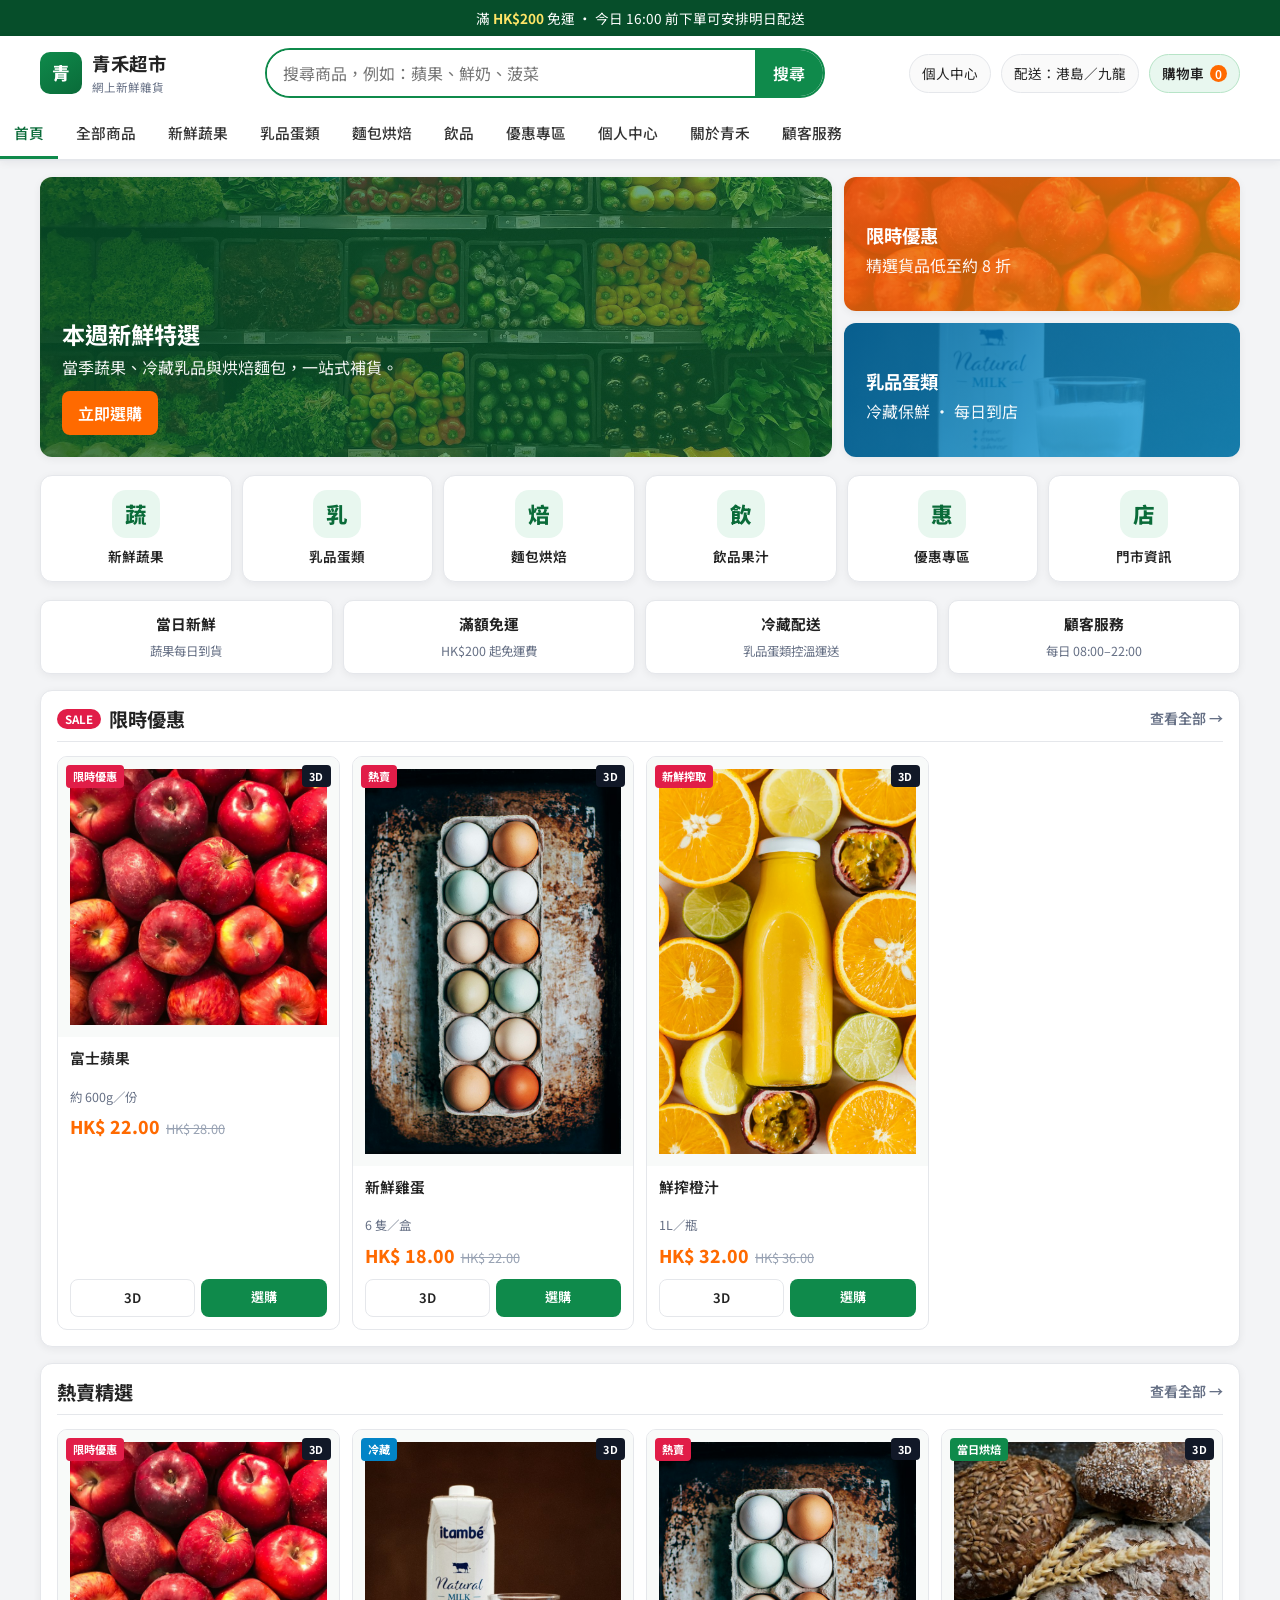
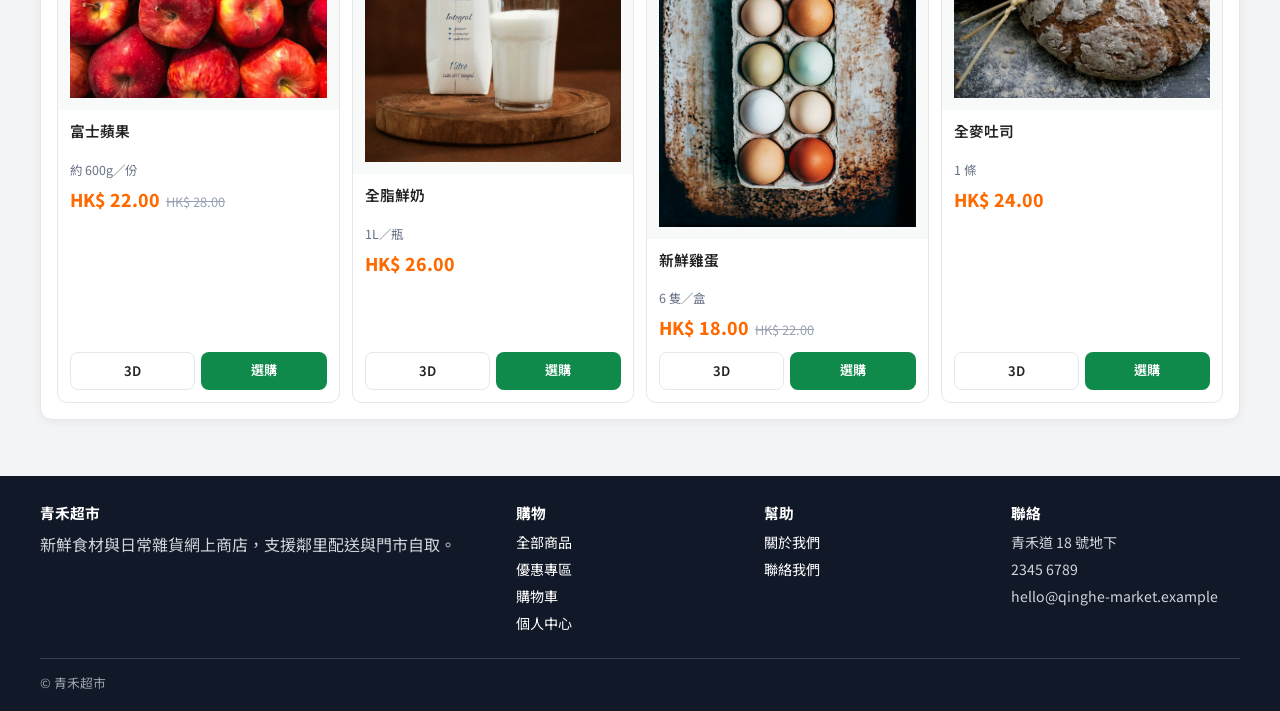
<file: index.html>
<!DOCTYPE html>
<html lang="zh-Hant">
<head>
  <meta charset="UTF-8">
  <meta name="viewport" content="width=device-width, initial-scale=1">
  <meta name="description" content="青禾超市網上商店 — 新鮮蔬果、乳品與日常食材">
  <title>青禾超市｜網上商店</title>
  <link rel="stylesheet" href="css/style.css">
</head>
<body>
  <div class="topbar">滿 <strong>HK$200</strong> 免運 · 今日 16:00 前下單可安排明日配送</div>

  <header class="site-header">
    <div class="wrap header-main">
      <a class="brand" href="index.html">
        <span class="brand-mark">青</span>
        <span class="brand-text">
          <strong>青禾超市</strong>
          <span>網上新鮮雜貨</span>
        </span>
      </a>

      <form class="search-box" id="site-search" role="search">
        <input id="search-q" type="search" name="q" placeholder="搜尋商品，例如：蘋果、鮮奶、菠菜" autocomplete="off">
        <button type="submit">搜尋</button>
      </form>

      <div class="header-actions">
        <a class="loc-chip" href="account.html">個人中心</a>
        <span class="loc-chip" title="配送區域">配送：港島／九龍</span>
        <a class="cart-chip" href="cart.html">購物車 <span class="count" data-cart-count>0</span></a>
        <button type="button" class="menu-toggle" id="menu-toggle" aria-controls="cat-nav">分類</button>
      </div>
    </div>

    <nav class="cat-nav" id="cat-nav" aria-label="商品分類">
      <ul class="wrap cat-nav-inner">
        <li><a href="index.html" class="active">首頁</a></li>
        <li><a href="products.html" data-cat="all">全部商品</a></li>
        <li><a href="products.html?cat=produce" data-cat="produce">新鮮蔬果</a></li>
        <li><a href="products.html?cat=dairy" data-cat="dairy">乳品蛋類</a></li>
        <li><a href="products.html?cat=bakery" data-cat="bakery">麵包烘焙</a></li>
        <li><a href="products.html?cat=drinks" data-cat="drinks">飲品</a></li>
        <li><a href="products.html?deals=1" data-cat="deals">優惠專區</a></li>
        <li><a href="account.html">個人中心</a></li>
        <li><a href="about.html">關於青禾</a></li>
        <li><a href="contact.html">顧客服務</a></li>
      </ul>
    </nav>
  </header>

  <main>
    <div class="wrap">
      <section class="promo-grid" aria-label="推廣橫幅">
        <div class="banner main">
          <div>
            <h2>本週新鮮特選</h2>
            <p>當季蔬果、冷藏乳品與烘焙麵包，一站式補貨。</p>
            <a class="btn btn-accent" href="products.html">立即選購</a>
          </div>
        </div>
        <div class="banner-stack">
          <a class="banner side-a" href="products.html?deals=1">
            <div>
              <h2 style="font-size:1.15rem;">限時優惠</h2>
              <p>精選貨品低至約 8 折</p>
            </div>
          </a>
          <a class="banner side-b" href="products.html?cat=dairy">
            <div>
              <h2 style="font-size:1.15rem;">乳品蛋類</h2>
              <p>冷藏保鮮 · 每日到店</p>
            </div>
          </a>
        </div>
      </section>

      <section class="cat-shortcuts" aria-label="快捷分類">
        <a class="cat-card" href="products.html?cat=produce">
          <div class="cat-icon">蔬</div>
          <span>新鮮蔬果</span>
        </a>
        <a class="cat-card" href="products.html?cat=dairy">
          <div class="cat-icon">乳</div>
          <span>乳品蛋類</span>
        </a>
        <a class="cat-card" href="products.html?cat=bakery">
          <div class="cat-icon">焙</div>
          <span>麵包烘焙</span>
        </a>
        <a class="cat-card" href="products.html?cat=drinks">
          <div class="cat-icon">飲</div>
          <span>飲品果汁</span>
        </a>
        <a class="cat-card" href="products.html?deals=1">
          <div class="cat-icon">惠</div>
          <span>優惠專區</span>
        </a>
        <a class="cat-card" href="about.html">
          <div class="cat-icon">店</div>
          <span>門市資訊</span>
        </a>
      </section>

      <section class="trust-strip" aria-label="服務承諾">
        <div class="trust-item"><strong>當日新鮮</strong><span>蔬果每日到貨</span></div>
        <div class="trust-item"><strong>滿額免運</strong><span>HK$200 起免運費</span></div>
        <div class="trust-item"><strong>冷藏配送</strong><span>乳品蛋類控溫運送</span></div>
        <div class="trust-item"><strong>顧客服務</strong><span>每日 08:00–22:00</span></div>
      </section>

      <section class="section">
        <div class="section-head">
          <h2><span class="tag">SALE</span> 限時優惠</h2>
          <a href="products.html?deals=1">查看全部 →</a>
        </div>
        <div class="product-grid" id="home-deals"></div>
      </section>

      <section class="section">
        <div class="section-head">
          <h2>熱賣精選</h2>
          <a href="products.html">查看全部 →</a>
        </div>
        <div class="product-grid" id="home-best"></div>
      </section>
    </div>
  </main>

  <footer class="site-footer">
    <div class="wrap footer-grid">
      <div>
        <h3>青禾超市</h3>
        <p>新鮮食材與日常雜貨網上商店，支援鄰里配送與門市自取。</p>
      </div>
      <div>
        <h3>購物</h3>
        <ul>
          <li><a href="products.html">全部商品</a></li>
          <li><a href="products.html?deals=1">優惠專區</a></li>
          <li><a href="cart.html">購物車</a></li>
          <li><a href="account.html">個人中心</a></li>
        </ul>
      </div>
      <div>
        <h3>幫助</h3>
        <ul>
          <li><a href="about.html">關於我們</a></li>
          <li><a href="contact.html">聯絡我們</a></li>
        </ul>
      </div>
      <div>
        <h3>聯絡</h3>
        <ul>
          <li>青禾道 18 號地下</li>
          <li>2345 6789</li>
          <li>hello@qinghe-market.example</li>
        </ul>
      </div>
    </div>
    <div class="wrap credits">© 青禾超市</div>
  </footer>

  <script src="js/main.js"></script>
  <script src="js/products-data.js"></script>
  <script src="js/catalog-ui.js"></script>
</body>
</html>
</file>
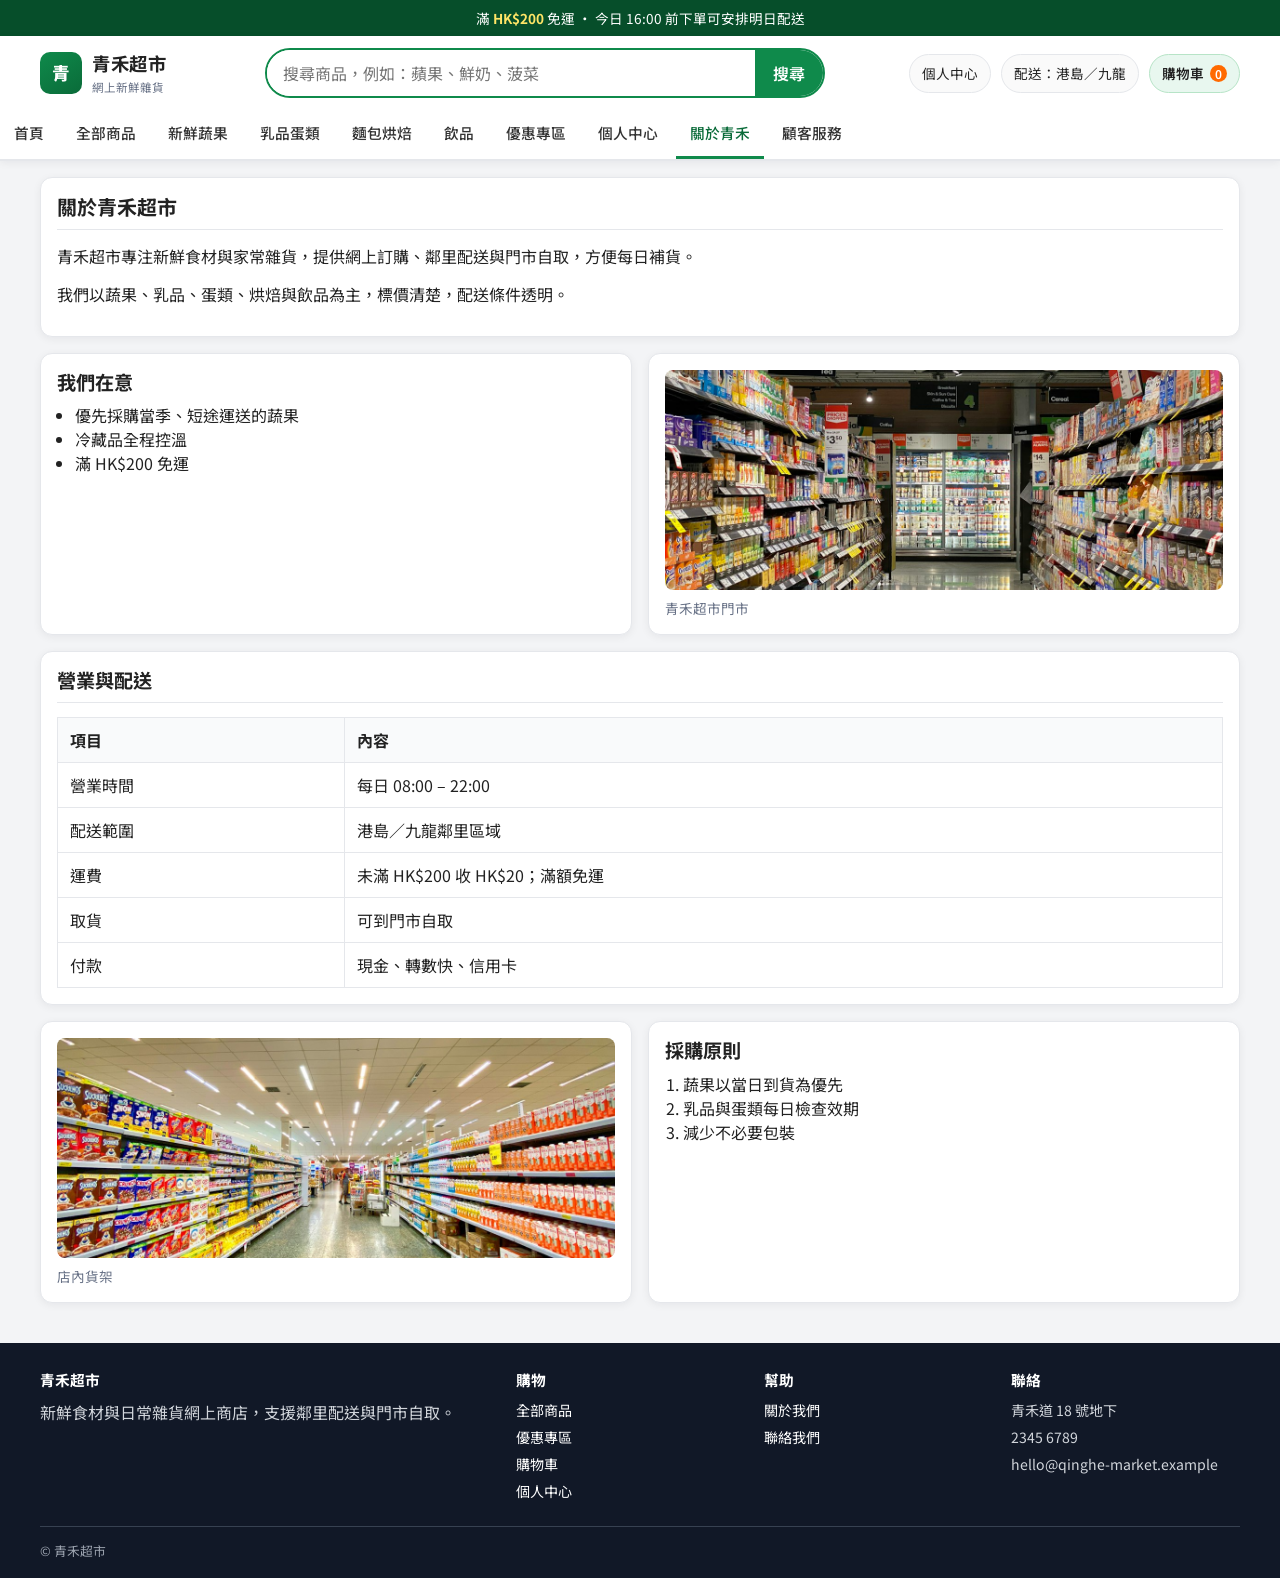
<file: about.html>
<!DOCTYPE html>
<html lang="zh-Hant">
<head>
  <meta charset="UTF-8">
  <meta name="viewport" content="width=device-width, initial-scale=1">
  <meta name="description" content="關於青禾超市">
  <title>青禾超市｜關於我們</title>
  <link rel="stylesheet" href="css/style.css">
</head>
<body>
  <div class="topbar">滿 <strong>HK$200</strong> 免運 · 今日 16:00 前下單可安排明日配送</div>

  <header class="site-header">
    <div class="wrap header-main">
      <a class="brand" href="index.html">
        <span class="brand-mark">青</span>
        <span class="brand-text">
          <strong>青禾超市</strong>
          <span>網上新鮮雜貨</span>
        </span>
      </a>
      <form class="search-box" id="site-search" role="search">
        <input id="search-q" type="search" name="q" placeholder="搜尋商品，例如：蘋果、鮮奶、菠菜" autocomplete="off">
        <button type="submit">搜尋</button>
      </form>
      <div class="header-actions">
        <a class="loc-chip" href="account.html">個人中心</a>
        <span class="loc-chip">配送：港島／九龍</span>
        <a class="cart-chip" href="cart.html">購物車 <span class="count" data-cart-count>0</span></a>
        <button type="button" class="menu-toggle" id="menu-toggle" aria-controls="cat-nav">分類</button>
      </div>
    </div>
    <nav class="cat-nav" id="cat-nav" aria-label="商品分類">
      <ul class="wrap cat-nav-inner">
        <li><a href="index.html">首頁</a></li>
        <li><a href="products.html" data-cat="all">全部商品</a></li>
        <li><a href="products.html?cat=produce" data-cat="produce">新鮮蔬果</a></li>
        <li><a href="products.html?cat=dairy" data-cat="dairy">乳品蛋類</a></li>
        <li><a href="products.html?cat=bakery" data-cat="bakery">麵包烘焙</a></li>
        <li><a href="products.html?cat=drinks" data-cat="drinks">飲品</a></li>
        <li><a href="products.html?deals=1" data-cat="deals">優惠專區</a></li>
        <li><a href="account.html">個人中心</a></li>
        <li><a href="about.html" class="active">關於青禾</a></li>
        <li><a href="contact.html">顧客服務</a></li>
      </ul>
    </nav>
  </header>

  <main>
    <div class="wrap">
      <section class="section">
        <div class="section-head"><h1 style="margin:0;font-size:1.25rem;">關於青禾超市</h1></div>
        <p>青禾超市專注新鮮食材與家常雜貨，提供網上訂購、鄰里配送與門市自取，方便每日補貨。</p>
        <p>我們以蔬果、乳品、蛋類、烘焙與飲品為主，標價清楚，配送條件透明。</p>
      </section>

      <section class="grid-2">
        <article class="section" style="margin:0;">
          <h2>我們在意</h2>
          <ul>
            <li>優先採購當季、短途運送的蔬果</li>
            <li>冷藏品全程控溫</li>
            <li>滿 HK$200 免運</li>
          </ul>
        </article>
        <figure class="section" style="margin:0;">
          <img src="images/store.jpg" width="640" height="360" alt="青禾超市門市" style="border-radius:8px;width:100%;height:220px;object-fit:cover;">
          <figcaption class="small" style="margin-top:8px;">青禾超市門市</figcaption>
        </figure>
      </section>

      <section class="section" style="margin-top:16px;">
        <div class="section-head"><h2>營業與配送</h2></div>
        <table class="data">
          <thead>
            <tr><th>項目</th><th>內容</th></tr>
          </thead>
          <tbody>
            <tr><td>營業時間</td><td>每日 08:00 – 22:00</td></tr>
            <tr><td>配送範圍</td><td>港島／九龍鄰里區域</td></tr>
            <tr><td>運費</td><td>未滿 HK$200 收 HK$20；滿額免運</td></tr>
            <tr><td>取貨</td><td>可到門市自取</td></tr>
            <tr><td>付款</td><td>現金、轉數快、信用卡</td></tr>
          </tbody>
        </table>
      </section>

      <section class="grid-2">
        <figure class="section" style="margin:0;">
          <img src="images/aisle.jpg" width="640" height="360" alt="超市貨架" style="border-radius:8px;width:100%;height:220px;object-fit:cover;">
          <figcaption class="small" style="margin-top:8px;">店內貨架</figcaption>
        </figure>
        <article class="section" style="margin:0;">
          <h2>採購原則</h2>
          <ol>
            <li>蔬果以當日到貨為優先</li>
            <li>乳品與蛋類每日檢查效期</li>
            <li>減少不必要包裝</li>
          </ol>
        </article>
      </section>
    </div>
  </main>

  <footer class="site-footer">
    <div class="wrap footer-grid">
      <div>
        <h3>青禾超市</h3>
        <p>新鮮食材與日常雜貨網上商店，支援鄰里配送與門市自取。</p>
      </div>
      <div>
        <h3>購物</h3>
        <ul>
          <li><a href="products.html">全部商品</a></li>
          <li><a href="products.html?deals=1">優惠專區</a></li>
          <li><a href="cart.html">購物車</a></li>
          <li><a href="account.html">個人中心</a></li>
        </ul>
      </div>
      <div>
        <h3>幫助</h3>
        <ul>
          <li><a href="about.html">關於我們</a></li>
          <li><a href="contact.html">聯絡我們</a></li>
        </ul>
      </div>
      <div>
        <h3>聯絡</h3>
        <ul>
          <li>青禾道 18 號地下</li>
          <li>2345 6789</li>
          <li>hello@qinghe-market.example</li>
        </ul>
      </div>
    </div>
    <div class="wrap credits">© 青禾超市</div>
  </footer>

  <script src="js/main.js"></script>
</body>
</html>
</file>
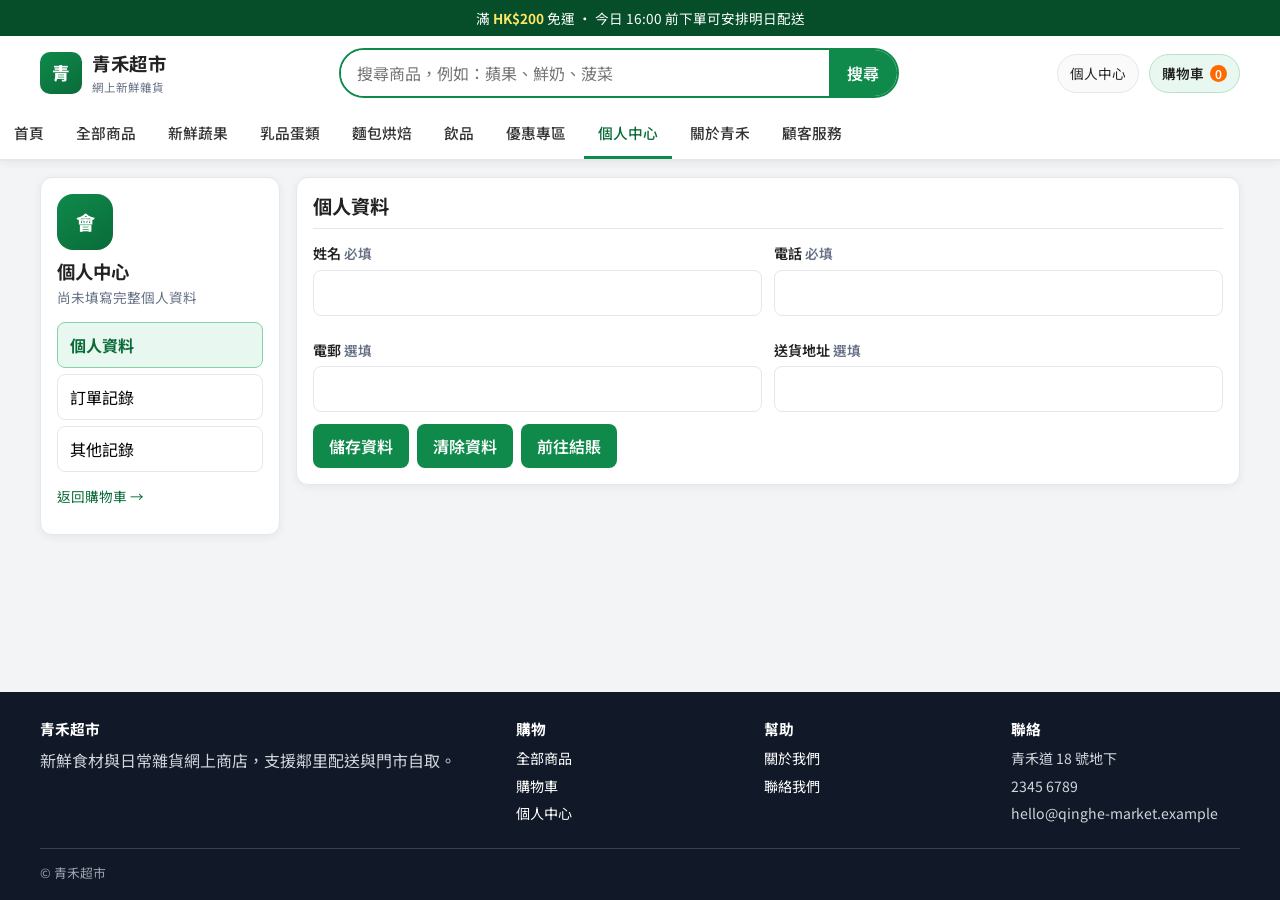
<file: account.html>
<!DOCTYPE html>
<html lang="zh-Hant">
<head>
  <meta charset="UTF-8">
  <meta name="viewport" content="width=device-width, initial-scale=1">
  <meta name="description" content="青禾超市個人中心">
  <title>青禾超市｜個人中心</title>
  <link rel="stylesheet" href="css/style.css">
</head>
<body>
  <div class="topbar">滿 <strong>HK$200</strong> 免運 · 今日 16:00 前下單可安排明日配送</div>

  <header class="site-header">
    <div class="wrap header-main">
      <a class="brand" href="index.html">
        <span class="brand-mark">青</span>
        <span class="brand-text">
          <strong>青禾超市</strong>
          <span>網上新鮮雜貨</span>
        </span>
      </a>
      <form class="search-box" id="site-search" role="search">
        <input id="search-q" type="search" name="q" placeholder="搜尋商品，例如：蘋果、鮮奶、菠菜" autocomplete="off">
        <button type="submit">搜尋</button>
      </form>
      <div class="header-actions">
        <a class="loc-chip" href="account.html">個人中心</a>
        <a class="cart-chip" href="cart.html">購物車 <span class="count" data-cart-count>0</span></a>
        <button type="button" class="menu-toggle" id="menu-toggle" aria-controls="cat-nav">分類</button>
      </div>
    </div>
    <nav class="cat-nav" id="cat-nav" aria-label="商品分類">
      <ul class="wrap cat-nav-inner">
        <li><a href="index.html">首頁</a></li>
        <li><a href="products.html" data-cat="all">全部商品</a></li>
        <li><a href="products.html?cat=produce" data-cat="produce">新鮮蔬果</a></li>
        <li><a href="products.html?cat=dairy" data-cat="dairy">乳品蛋類</a></li>
        <li><a href="products.html?cat=bakery" data-cat="bakery">麵包烘焙</a></li>
        <li><a href="products.html?cat=drinks" data-cat="drinks">飲品</a></li>
        <li><a href="products.html?deals=1" data-cat="deals">優惠專區</a></li>
        <li><a href="account.html" class="active">個人中心</a></li>
        <li><a href="about.html">關於青禾</a></li>
        <li><a href="contact.html">顧客服務</a></li>
      </ul>
    </nav>
  </header>

  <main>
    <div class="wrap">
      <div id="account-banner" class="msg warn" hidden></div>

      <section class="account-layout">
        <aside class="section account-side">
          <div class="account-avatar" aria-hidden="true">會</div>
          <h1 style="font-size:1.15rem;margin:0 0 4px;">個人中心</h1>
          <p class="small" id="account-hello">尚未填寫個人資料</p>
          <nav class="account-tabs" aria-label="個人中心選單">
            <button type="button" class="account-tab active" data-tab="profile">個人資料</button>
            <button type="button" class="account-tab" data-tab="orders">訂單記錄</button>
            <button type="button" class="account-tab" data-tab="activity">其他記錄</button>
          </nav>
          <p class="small" style="margin-top:14px;"><a href="cart.html">返回購物車 →</a></p>
        </aside>

        <div class="account-main">
          <section class="section account-panel" id="tab-profile">
            <div class="section-head"><h2>個人資料</h2></div>
            <div id="profile-msg" class="msg" hidden></div>
            <form id="profile-form">
              <div class="grid-2" style="gap:12px;">
                <div class="form-row">
                  <label for="pf-name">姓名 <span class="small">必填</span></label>
                  <input type="text" id="pf-name" maxlength="40" autocomplete="name" required>
                </div>
                <div class="form-row">
                  <label for="pf-phone">電話 <span class="small">必填</span></label>
                  <input type="tel" id="pf-phone" maxlength="20" autocomplete="tel" required>
                </div>
                <div class="form-row">
                  <label for="pf-email">電郵 <span class="small">選填</span></label>
                  <input type="email" id="pf-email" maxlength="80" autocomplete="email">
                </div>
                <div class="form-row">
                  <label for="pf-address">送貨地址 <span class="small">選填</span></label>
                  <input type="text" id="pf-address" maxlength="120" autocomplete="street-address">
                </div>
              </div>
              <div class="form-actions">
                <button type="submit" class="btn btn-accent">儲存資料</button>
                <button type="button" class="btn btn-ghost" id="btn-clear-profile">清除資料</button>
                <a class="btn" id="btn-go-checkout" href="checkout.html" hidden>前往結賬</a>
              </div>
            </form>
          </section>

          <section class="section account-panel" id="tab-orders" hidden>
            <div class="section-head"><h2>訂單記錄</h2></div>
            <div id="orders-empty" class="small">暫時沒有訂單。<a href="products.html">去選購</a></div>
            <div id="orders-list"></div>
          </section>

          <section class="section account-panel" id="tab-activity" hidden>
            <div class="section-head"><h2>其他記錄</h2></div>
            <div id="activity-empty" class="small">尚無記錄。</div>
            <ul id="activity-list" class="activity-list"></ul>
          </section>
        </div>
      </section>
    </div>
  </main>

  <footer class="site-footer">
    <div class="wrap footer-grid">
      <div>
        <h3>青禾超市</h3>
        <p>新鮮食材與日常雜貨網上商店，支援鄰里配送與門市自取。</p>
      </div>
      <div>
        <h3>購物</h3>
        <ul>
          <li><a href="products.html">全部商品</a></li>
          <li><a href="cart.html">購物車</a></li>
          <li><a href="account.html">個人中心</a></li>
        </ul>
      </div>
      <div>
        <h3>幫助</h3>
        <ul>
          <li><a href="about.html">關於我們</a></li>
          <li><a href="contact.html">聯絡我們</a></li>
        </ul>
      </div>
      <div>
        <h3>聯絡</h3>
        <ul>
          <li>青禾道 18 號地下</li>
          <li>2345 6789</li>
          <li>hello@qinghe-market.example</li>
        </ul>
      </div>
    </div>
    <div class="wrap credits">© 青禾超市</div>
  </footer>

  <script src="js/main.js"></script>
  <script src="js/account.js"></script>
</body>
</html>
</file>
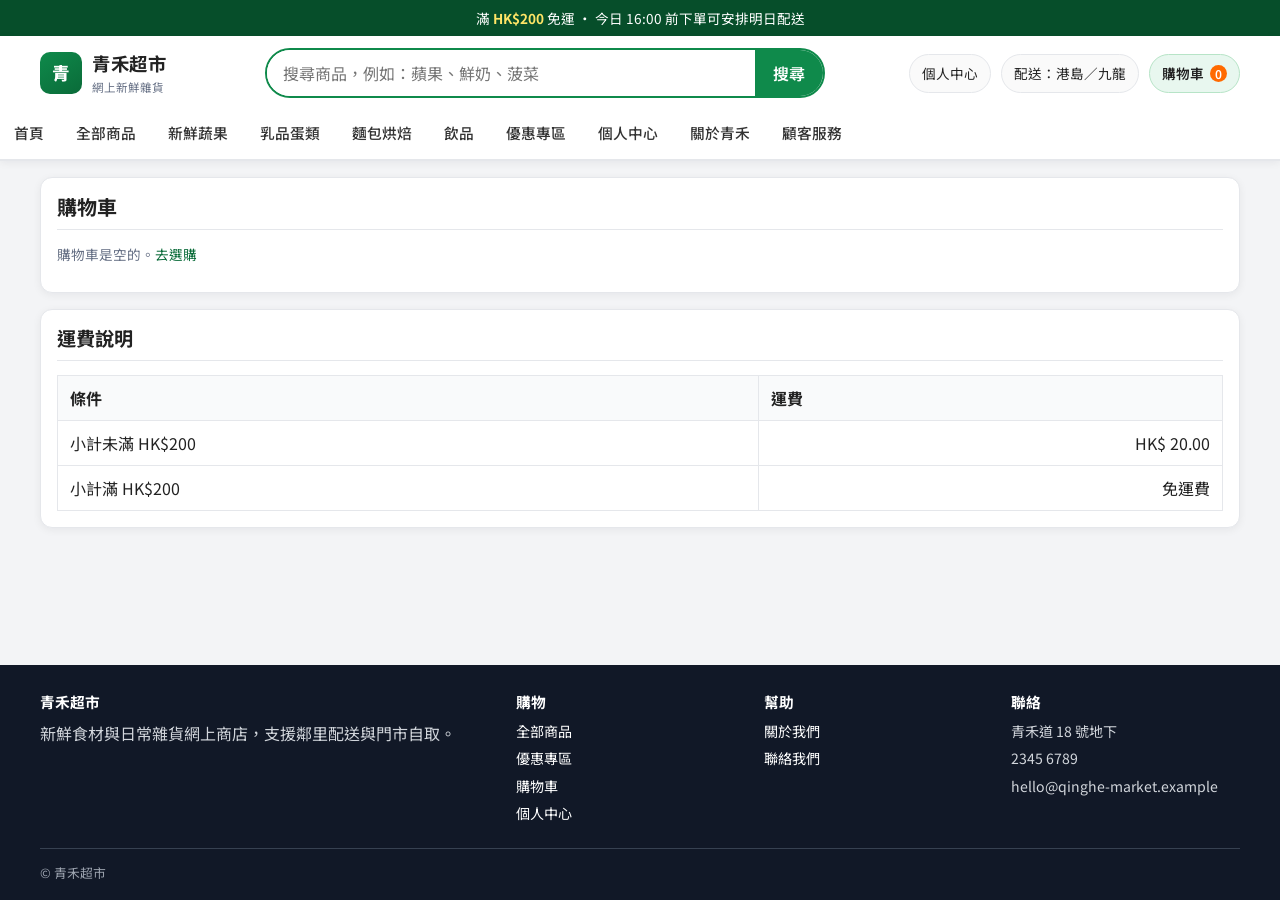
<file: cart.html>
<!DOCTYPE html>
<html lang="zh-Hant">
<head>
  <meta charset="UTF-8">
  <meta name="viewport" content="width=device-width, initial-scale=1">
  <meta name="description" content="青禾超市購物車">
  <title>青禾超市｜購物車</title>
  <link rel="stylesheet" href="css/style.css">
</head>
<body>
  <div class="topbar">滿 <strong>HK$200</strong> 免運 · 今日 16:00 前下單可安排明日配送</div>

  <header class="site-header">
    <div class="wrap header-main">
      <a class="brand" href="index.html">
        <span class="brand-mark">青</span>
        <span class="brand-text">
          <strong>青禾超市</strong>
          <span>網上新鮮雜貨</span>
        </span>
      </a>
      <form class="search-box" id="site-search" role="search">
        <input id="search-q" type="search" name="q" placeholder="搜尋商品，例如：蘋果、鮮奶、菠菜" autocomplete="off">
        <button type="submit">搜尋</button>
      </form>
      <div class="header-actions">
        <a class="loc-chip" href="account.html">個人中心</a>
        <span class="loc-chip">配送：港島／九龍</span>
        <a class="cart-chip" href="cart.html">購物車 <span class="count" data-cart-count>0</span></a>
        <button type="button" class="menu-toggle" id="menu-toggle" aria-controls="cat-nav">分類</button>
      </div>
    </div>
    <nav class="cat-nav" id="cat-nav" aria-label="商品分類">
      <ul class="wrap cat-nav-inner">
        <li><a href="index.html">首頁</a></li>
        <li><a href="products.html" data-cat="all">全部商品</a></li>
        <li><a href="products.html?cat=produce" data-cat="produce">新鮮蔬果</a></li>
        <li><a href="products.html?cat=dairy" data-cat="dairy">乳品蛋類</a></li>
        <li><a href="products.html?cat=bakery" data-cat="bakery">麵包烘焙</a></li>
        <li><a href="products.html?cat=drinks" data-cat="drinks">飲品</a></li>
        <li><a href="products.html?deals=1" data-cat="deals">優惠專區</a></li>
        <li><a href="account.html">個人中心</a></li>
        <li><a href="about.html">關於青禾</a></li>
        <li><a href="contact.html">顧客服務</a></li>
      </ul>
    </nav>
  </header>

  <main>
    <div class="wrap">
      <section class="section">
        <div class="section-head">
          <h1 style="margin:0;font-size:1.25rem;">購物車</h1>
        </div>
        <div id="cart-msg" class="msg" hidden></div>
        <p id="cart-empty" class="small" hidden>購物車是空的。<a href="products.html">去選購</a></p>

        <div id="cart-table-wrap" hidden>
          <table class="data">
            <thead>
              <tr>
                <th>商品</th>
                <th>單價</th>
                <th>數量</th>
                <th>小計</th>
                <th></th>
              </tr>
            </thead>
            <tbody id="cart-body"></tbody>
          </table>
          <div class="summary-box" id="cart-summary" aria-live="polite"></div>

          <div class="form-actions" style="margin-top:14px;">
            <button type="button" class="btn btn-accent" id="btn-checkout">前往結賬</button>
            <button type="button" class="btn btn-ghost" id="btn-clear">清空</button>
            <a class="btn btn-ghost" href="products.html">繼續購物</a>
            <a class="btn btn-ghost" href="account.html">個人中心</a>
          </div>
        </div>
      </section>

      <section class="section">
        <div class="section-head"><h2>運費說明</h2></div>
        <table class="data">
          <thead><tr><th>條件</th><th>運費</th></tr></thead>
          <tbody>
            <tr><td>小計未滿 HK$200</td><td class="num">HK$ 20.00</td></tr>
            <tr><td>小計滿 HK$200</td><td class="num">免運費</td></tr>
          </tbody>
        </table>
      </section>
    </div>
  </main>

  <footer class="site-footer">
    <div class="wrap footer-grid">
      <div>
        <h3>青禾超市</h3>
        <p>新鮮食材與日常雜貨網上商店，支援鄰里配送與門市自取。</p>
      </div>
      <div>
        <h3>購物</h3>
        <ul>
          <li><a href="products.html">全部商品</a></li>
          <li><a href="products.html?deals=1">優惠專區</a></li>
          <li><a href="cart.html">購物車</a></li>
          <li><a href="account.html">個人中心</a></li>
        </ul>
      </div>
      <div>
        <h3>幫助</h3>
        <ul>
          <li><a href="about.html">關於我們</a></li>
          <li><a href="contact.html">聯絡我們</a></li>
        </ul>
      </div>
      <div>
        <h3>聯絡</h3>
        <ul>
          <li>青禾道 18 號地下</li>
          <li>2345 6789</li>
          <li>hello@qinghe-market.example</li>
        </ul>
      </div>
    </div>
    <div class="wrap credits">© 青禾超市</div>
  </footer>

  <script src="js/main.js"></script>
  <script src="js/cart.js"></script>
</body>
</html>
</file>
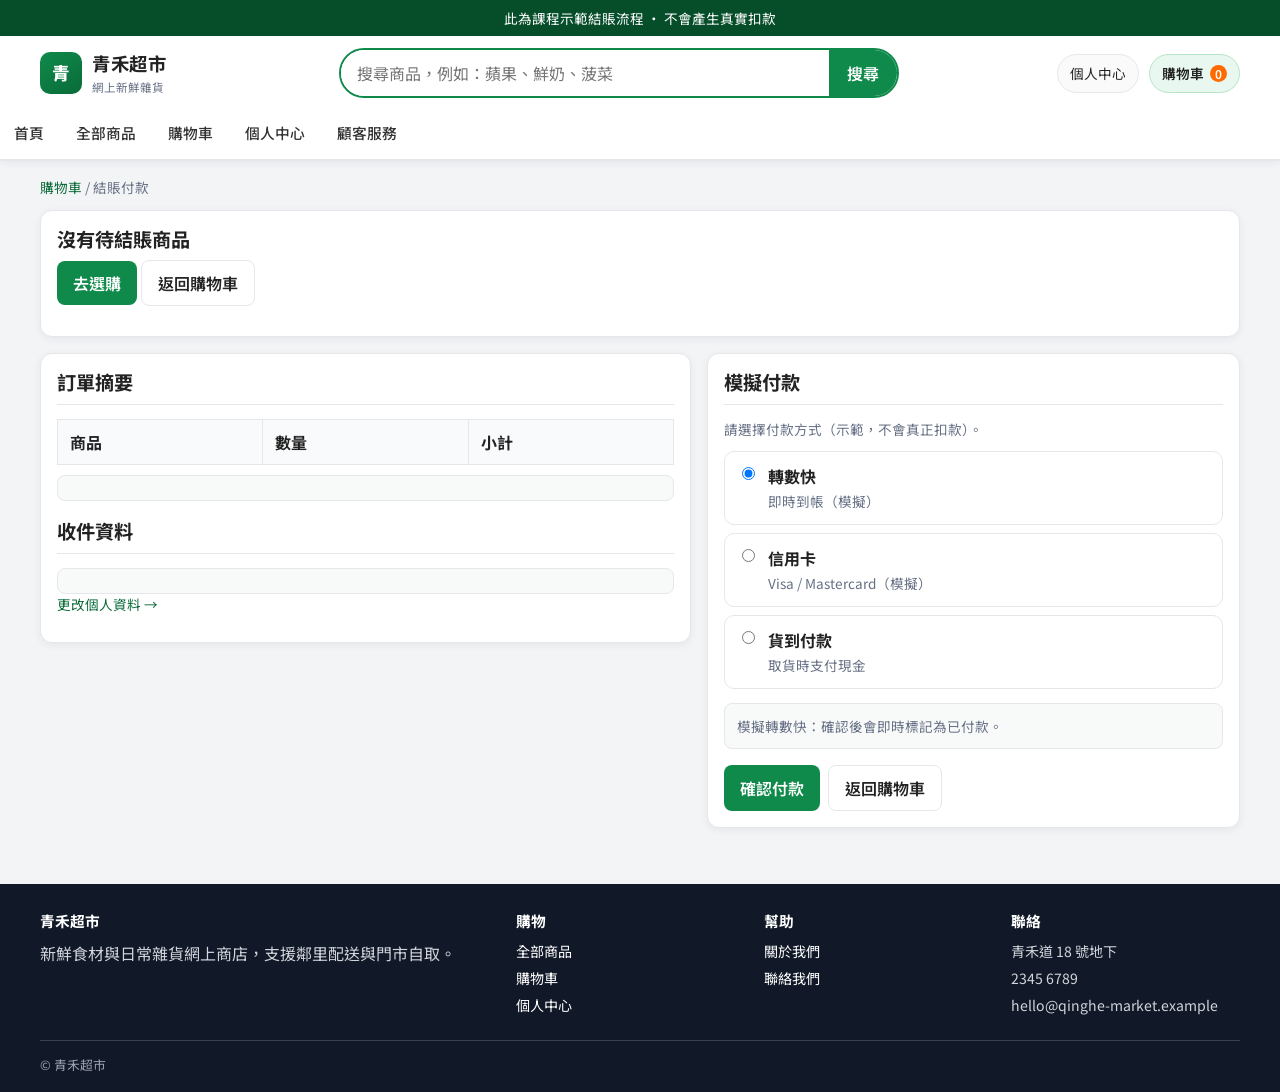
<file: checkout.html>
<!DOCTYPE html>
<html lang="zh-Hant">
<head>
  <meta charset="UTF-8">
  <meta name="viewport" content="width=device-width, initial-scale=1">
  <meta name="description" content="青禾超市模擬結賬">
  <title>青禾超市｜結賬付款</title>
  <link rel="stylesheet" href="css/style.css">
</head>
<body>
  <div class="topbar">此為課程示範結賬流程 · 不會產生真實扣款</div>

  <header class="site-header">
    <div class="wrap header-main">
      <a class="brand" href="index.html">
        <span class="brand-mark">青</span>
        <span class="brand-text">
          <strong>青禾超市</strong>
          <span>網上新鮮雜貨</span>
        </span>
      </a>
      <form class="search-box" id="site-search" role="search">
        <input id="search-q" type="search" name="q" placeholder="搜尋商品，例如：蘋果、鮮奶、菠菜" autocomplete="off">
        <button type="submit">搜尋</button>
      </form>
      <div class="header-actions">
        <a class="loc-chip" href="account.html">個人中心</a>
        <a class="cart-chip" href="cart.html">購物車 <span class="count" data-cart-count>0</span></a>
        <button type="button" class="menu-toggle" id="menu-toggle" aria-controls="cat-nav">分類</button>
      </div>
    </div>
    <nav class="cat-nav" id="cat-nav" aria-label="商品分類">
      <ul class="wrap cat-nav-inner">
        <li><a href="index.html">首頁</a></li>
        <li><a href="products.html" data-cat="all">全部商品</a></li>
        <li><a href="cart.html">購物車</a></li>
        <li><a href="account.html">個人中心</a></li>
        <li><a href="contact.html">顧客服務</a></li>
      </ul>
    </nav>
  </header>

  <main>
    <div class="wrap">
      <p class="breadcrumb"><a href="cart.html">購物車</a> / 結賬付款</p>
      <div id="checkout-msg" class="msg" hidden></div>

      <section id="checkout-empty" class="section" hidden>
        <h1 style="font-size:1.2rem;">沒有待結賬商品</h1>
        <p><a class="btn" href="products.html">去選購</a> <a class="btn btn-ghost" href="cart.html">返回購物車</a></p>
      </section>

      <section id="checkout-block" class="checkout-layout" hidden>
        <div class="section">
          <div class="section-head"><h1 style="margin:0;font-size:1.2rem;">訂單摘要</h1></div>
          <table class="data">
            <thead>
              <tr><th>商品</th><th>數量</th><th>小計</th></tr>
            </thead>
            <tbody id="checkout-items"></tbody>
          </table>
          <div class="summary-box" id="checkout-summary"></div>

          <div class="section-head" style="margin-top:18px;"><h2>收件資料</h2></div>
          <div id="checkout-profile" class="profile-summary"></div>
          <p class="small"><a href="account.html?next=checkout">更改個人資料 →</a></p>
        </div>

        <div class="section">
          <div class="section-head"><h2>模擬付款</h2></div>
          <p class="small">請選擇付款方式（示範，不會真正扣款）。</p>

          <div class="pay-methods" role="radiogroup" aria-label="付款方式">
            <label class="pay-card">
              <input type="radio" name="pay-method" value="fps" checked>
              <span><strong>轉數快</strong><br><span class="small">即時到帳（模擬）</span></span>
            </label>
            <label class="pay-card">
              <input type="radio" name="pay-method" value="card">
              <span><strong>信用卡</strong><br><span class="small">Visa / Mastercard（模擬）</span></span>
            </label>
            <label class="pay-card">
              <input type="radio" name="pay-method" value="cod">
              <span><strong>貨到付款</strong><br><span class="small">取貨時支付現金</span></span>
            </label>
          </div>

          <div id="card-fields" class="card-fields" hidden>
            <div class="form-row">
              <label for="card-name">持卡人姓名</label>
              <input type="text" id="card-name" maxlength="40" placeholder="與信用卡相同" autocomplete="cc-name">
            </div>
            <div class="form-row">
              <label for="card-number">卡號</label>
              <input type="text" id="card-number" maxlength="19" placeholder="4242 4242 4242 4242" inputmode="numeric" autocomplete="cc-number">
            </div>
            <div class="grid-2" style="gap:12px;">
              <div class="form-row">
                <label for="card-exp">有效期</label>
                <input type="text" id="card-exp" maxlength="5" placeholder="MM/YY" autocomplete="cc-exp">
              </div>
              <div class="form-row">
                <label for="card-cvc">CVC</label>
                <input type="password" id="card-cvc" maxlength="4" placeholder="123" inputmode="numeric" autocomplete="cc-csc">
              </div>
            </div>
          </div>

          <div id="fps-hint" class="summary-box">
            <p class="small" style="margin:0;">模擬轉數快：確認後會即時標記為已付款。</p>
          </div>

          <div class="form-actions" style="margin-top:16px;">
            <button type="button" class="btn btn-accent" id="btn-pay">確認付款</button>
            <a class="btn btn-ghost" href="cart.html">返回購物車</a>
          </div>
          <p class="small" id="pay-progress" hidden>正在處理付款…</p>
        </div>
      </section>

    </div>
  </main>

  <footer class="site-footer">
    <div class="wrap footer-grid">
      <div>
        <h3>青禾超市</h3>
        <p>新鮮食材與日常雜貨網上商店，支援鄰里配送與門市自取。</p>
      </div>
      <div>
        <h3>購物</h3>
        <ul>
          <li><a href="products.html">全部商品</a></li>
          <li><a href="cart.html">購物車</a></li>
          <li><a href="account.html">個人中心</a></li>
        </ul>
      </div>
      <div>
        <h3>幫助</h3>
        <ul>
          <li><a href="about.html">關於我們</a></li>
          <li><a href="contact.html">聯絡我們</a></li>
        </ul>
      </div>
      <div>
        <h3>聯絡</h3>
        <ul>
          <li>青禾道 18 號地下</li>
          <li>2345 6789</li>
          <li>hello@qinghe-market.example</li>
        </ul>
      </div>
    </div>
    <div class="wrap credits">© 青禾超市</div>
  </footer>

  <script src="js/main.js"></script>
  <script src="js/checkout.js"></script>
</body>
</html>
</file>
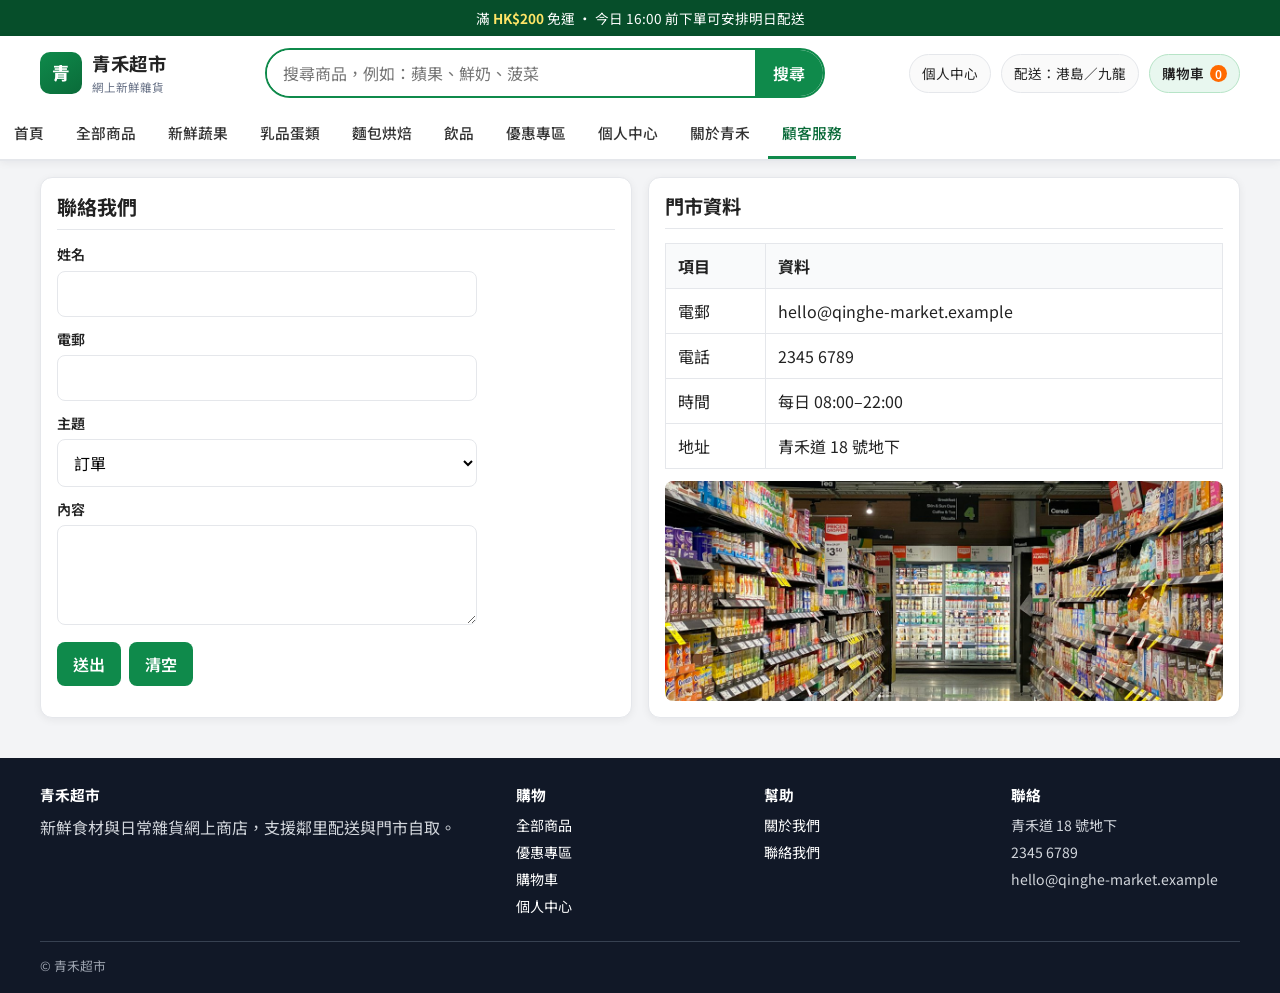
<file: contact.html>
<!DOCTYPE html>
<html lang="zh-Hant">
<head>
  <meta charset="UTF-8">
  <meta name="viewport" content="width=device-width, initial-scale=1">
  <meta name="description" content="聯絡青禾超市">
  <title>青禾超市｜顧客服務</title>
  <link rel="stylesheet" href="css/style.css">
</head>
<body>
  <div class="topbar">滿 <strong>HK$200</strong> 免運 · 今日 16:00 前下單可安排明日配送</div>

  <header class="site-header">
    <div class="wrap header-main">
      <a class="brand" href="index.html">
        <span class="brand-mark">青</span>
        <span class="brand-text">
          <strong>青禾超市</strong>
          <span>網上新鮮雜貨</span>
        </span>
      </a>
      <form class="search-box" id="site-search" role="search">
        <input id="search-q" type="search" name="q" placeholder="搜尋商品，例如：蘋果、鮮奶、菠菜" autocomplete="off">
        <button type="submit">搜尋</button>
      </form>
      <div class="header-actions">
        <a class="loc-chip" href="account.html">個人中心</a>
        <span class="loc-chip">配送：港島／九龍</span>
        <a class="cart-chip" href="cart.html">購物車 <span class="count" data-cart-count>0</span></a>
        <button type="button" class="menu-toggle" id="menu-toggle" aria-controls="cat-nav">分類</button>
      </div>
    </div>
    <nav class="cat-nav" id="cat-nav" aria-label="商品分類">
      <ul class="wrap cat-nav-inner">
        <li><a href="index.html">首頁</a></li>
        <li><a href="products.html" data-cat="all">全部商品</a></li>
        <li><a href="products.html?cat=produce" data-cat="produce">新鮮蔬果</a></li>
        <li><a href="products.html?cat=dairy" data-cat="dairy">乳品蛋類</a></li>
        <li><a href="products.html?cat=bakery" data-cat="bakery">麵包烘焙</a></li>
        <li><a href="products.html?cat=drinks" data-cat="drinks">飲品</a></li>
        <li><a href="products.html?deals=1" data-cat="deals">優惠專區</a></li>
        <li><a href="account.html">個人中心</a></li>
        <li><a href="about.html">關於青禾</a></li>
        <li><a href="contact.html" class="active">顧客服務</a></li>
      </ul>
    </nav>
  </header>

  <main>
    <div class="wrap">
      <section class="grid-2">
        <article class="section" style="margin:0;">
          <div class="section-head"><h1 style="margin:0;font-size:1.25rem;">聯絡我們</h1></div>
          <form id="contact-form" action="#" method="get" novalidate>
            <div class="form-row">
              <label for="c-name">姓名</label>
              <input type="text" id="c-name" name="name" required maxlength="40">
            </div>
            <div class="form-row">
              <label for="c-email">電郵</label>
              <input type="email" id="c-email" name="email" required>
            </div>
            <div class="form-row">
              <label for="c-topic">主題</label>
              <select id="c-topic" name="topic">
                <option value="order">訂單</option>
                <option value="product">商品</option>
                <option value="delivery">配送</option>
                <option value="other">其他</option>
              </select>
            </div>
            <div class="form-row">
              <label for="c-message">內容</label>
              <textarea id="c-message" name="message" required maxlength="500"></textarea>
            </div>
            <div class="form-actions">
              <button type="submit" class="btn btn-accent">送出</button>
              <button type="reset" class="btn btn-ghost">清空</button>
            </div>
            <div id="contact-msg" class="msg" hidden></div>
          </form>
        </article>

        <aside class="section" style="margin:0;">
          <div class="section-head"><h2>門市資料</h2></div>
          <table class="data">
            <thead><tr><th>項目</th><th>資料</th></tr></thead>
            <tbody>
              <tr><td>電郵</td><td>hello@qinghe-market.example</td></tr>
              <tr><td>電話</td><td>2345 6789</td></tr>
              <tr><td>時間</td><td>每日 08:00–22:00</td></tr>
              <tr><td>地址</td><td>青禾道 18 號地下</td></tr>
            </tbody>
          </table>
          <img src="images/store.jpg" width="640" height="360" alt="門市" style="border-radius:8px;margin-top:12px;width:100%;height:220px;object-fit:cover;">
        </aside>
      </section>
    </div>
  </main>

  <footer class="site-footer">
    <div class="wrap footer-grid">
      <div>
        <h3>青禾超市</h3>
        <p>新鮮食材與日常雜貨網上商店，支援鄰里配送與門市自取。</p>
      </div>
      <div>
        <h3>購物</h3>
        <ul>
          <li><a href="products.html">全部商品</a></li>
          <li><a href="products.html?deals=1">優惠專區</a></li>
          <li><a href="cart.html">購物車</a></li>
          <li><a href="account.html">個人中心</a></li>
        </ul>
      </div>
      <div>
        <h3>幫助</h3>
        <ul>
          <li><a href="about.html">關於我們</a></li>
          <li><a href="contact.html">聯絡我們</a></li>
        </ul>
      </div>
      <div>
        <h3>聯絡</h3>
        <ul>
          <li>青禾道 18 號地下</li>
          <li>2345 6789</li>
          <li>hello@qinghe-market.example</li>
        </ul>
      </div>
    </div>
    <div class="wrap credits">© 青禾超市</div>
  </footer>

  <script src="js/main.js"></script>
  <script>
    (function () {
      var form = document.getElementById("contact-form");
      var msg = document.getElementById("contact-msg");
      if (!form) return;
      form.addEventListener("submit", function (e) {
        e.preventDefault();
        var name = document.getElementById("c-name").value.replace(/^\s+|\s+$/g, "");
        var email = document.getElementById("c-email").value.replace(/^\s+|\s+$/g, "");
        var message = document.getElementById("c-message").value.replace(/^\s+|\s+$/g, "");
        var topic = document.getElementById("c-topic").value;
        if (!name || !email || !message) {
          msg.className = "msg err";
          msg.textContent = "請填寫姓名、電郵與內容。";
          msg.hidden = false;
          return;
        }
        if (email.indexOf("@") < 1) {
          msg.className = "msg err";
          msg.textContent = "電郵格式不正確。";
          msg.hidden = false;
          return;
        }
        var labels = { order: "訂單", product: "商品", delivery: "配送", other: "其他" };
        msg.className = "msg ok";
        msg.textContent = name + "，已收到您的「" + (labels[topic] || topic) + "」訊息。";
        msg.hidden = false;
        form.reset();
      });
    })();
  </script>
</body>
</html>
</file>
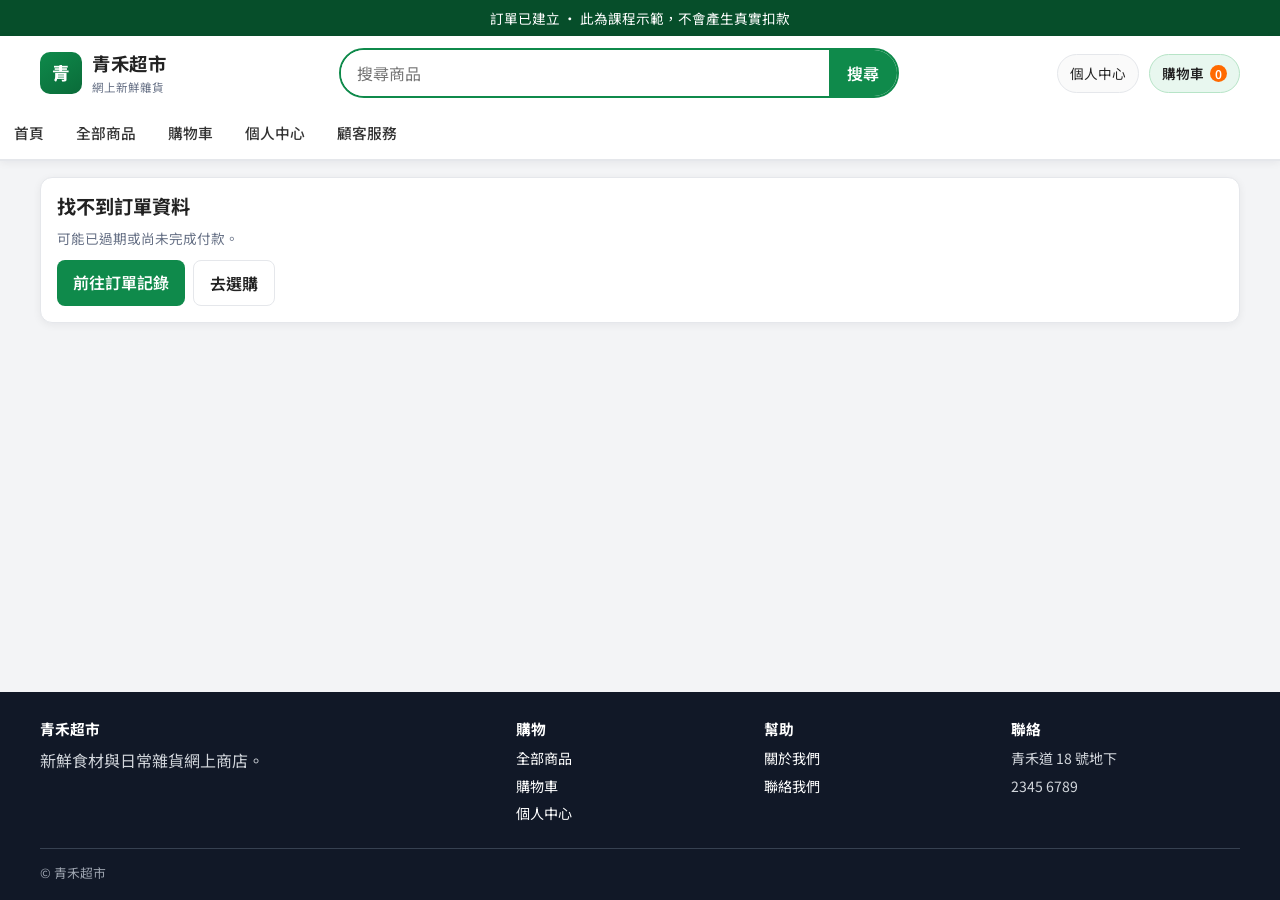
<file: order-success.html>
<!DOCTYPE html>
<html lang="zh-Hant">
<head>
  <meta charset="UTF-8">
  <meta name="viewport" content="width=device-width, initial-scale=1">
  <meta name="description" content="青禾超市付款成功">
  <title>青禾超市｜付款成功</title>
  <link rel="stylesheet" href="css/style.css">
</head>
<body>
  <div class="topbar">訂單已建立 · 此為課程示範，不會產生真實扣款</div>

  <header class="site-header">
    <div class="wrap header-main">
      <a class="brand" href="index.html">
        <span class="brand-mark">青</span>
        <span class="brand-text">
          <strong>青禾超市</strong>
          <span>網上新鮮雜貨</span>
        </span>
      </a>
      <form class="search-box" id="site-search" role="search">
        <input id="search-q" type="search" name="q" placeholder="搜尋商品" autocomplete="off">
        <button type="submit">搜尋</button>
      </form>
      <div class="header-actions">
        <a class="loc-chip" href="account.html">個人中心</a>
        <a class="cart-chip" href="cart.html">購物車 <span class="count" data-cart-count>0</span></a>
        <button type="button" class="menu-toggle" id="menu-toggle" aria-controls="cat-nav">分類</button>
      </div>
    </div>
    <nav class="cat-nav" id="cat-nav" aria-label="商品分類">
      <ul class="wrap cat-nav-inner">
        <li><a href="index.html">首頁</a></li>
        <li><a href="products.html" data-cat="all">全部商品</a></li>
        <li><a href="cart.html">購物車</a></li>
        <li><a href="account.html">個人中心</a></li>
        <li><a href="contact.html">顧客服務</a></li>
      </ul>
    </nav>
  </header>

  <main>
    <div class="wrap">
      <section class="section success-page" id="success-panel">
        <div class="success-icon" aria-hidden="true">✓</div>
        <h1>付款成功</h1>
        <p id="success-lead" class="success-lead">正在載入訂單資料…</p>

        <div class="summary-box" id="success-summary"></div>

        <div class="form-actions" style="margin-top:18px;justify-content:center;">
          <a class="btn" href="account.html?tab=orders">查看訂單記錄</a>
          <a class="btn btn-ghost" href="products.html">繼續購物</a>
          <a class="btn btn-ghost" href="index.html">返回首頁</a>
        </div>
      </section>

      <section class="section" id="success-missing" hidden>
        <h1 style="font-size:1.2rem;">找不到訂單資料</h1>
        <p class="small">可能已過期或尚未完成付款。</p>
        <div class="form-actions">
          <a class="btn" href="account.html?tab=orders">前往訂單記錄</a>
          <a class="btn btn-ghost" href="products.html">去選購</a>
        </div>
      </section>
    </div>
  </main>

  <footer class="site-footer">
    <div class="wrap footer-grid">
      <div>
        <h3>青禾超市</h3>
        <p>新鮮食材與日常雜貨網上商店。</p>
      </div>
      <div>
        <h3>購物</h3>
        <ul>
          <li><a href="products.html">全部商品</a></li>
          <li><a href="cart.html">購物車</a></li>
          <li><a href="account.html">個人中心</a></li>
        </ul>
      </div>
      <div>
        <h3>幫助</h3>
        <ul>
          <li><a href="about.html">關於我們</a></li>
          <li><a href="contact.html">聯絡我們</a></li>
        </ul>
      </div>
      <div>
        <h3>聯絡</h3>
        <ul>
          <li>青禾道 18 號地下</li>
          <li>2345 6789</li>
        </ul>
      </div>
    </div>
    <div class="wrap credits">© 青禾超市</div>
  </footer>

  <script src="js/main.js"></script>
  <script src="js/order-success.js"></script>
</body>
</html>
</file>
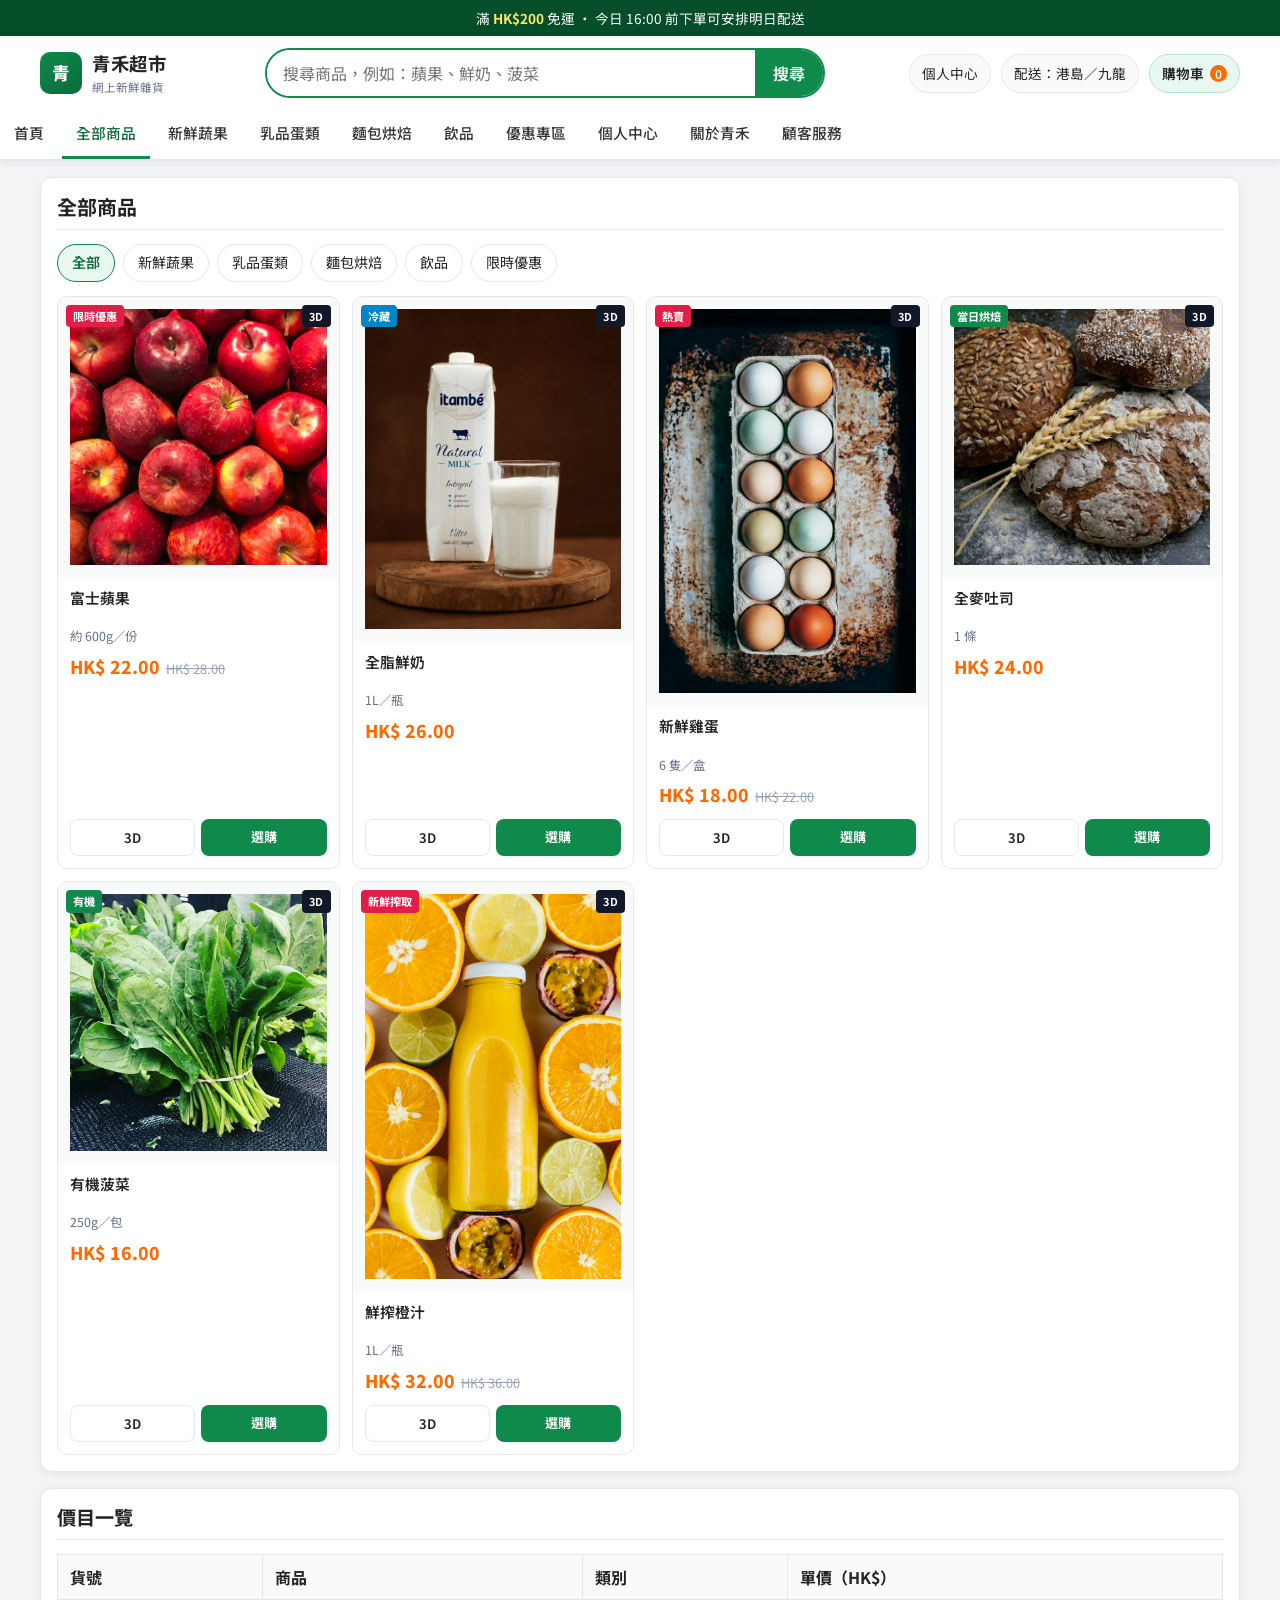
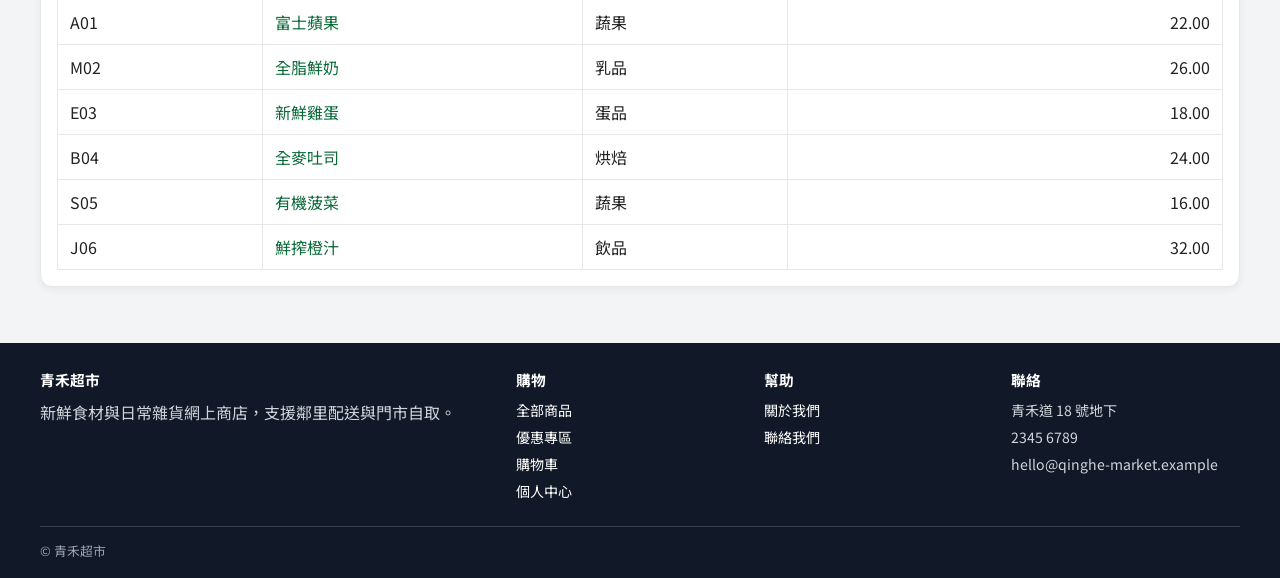
<file: products.html>
<!DOCTYPE html>
<html lang="zh-Hant">
<head>
  <meta charset="UTF-8">
  <meta name="viewport" content="width=device-width, initial-scale=1">
  <meta name="description" content="青禾超市商品目錄">
  <title>青禾超市｜全部商品</title>
  <link rel="stylesheet" href="css/style.css">
</head>
<body>
  <div class="topbar">滿 <strong>HK$200</strong> 免運 · 今日 16:00 前下單可安排明日配送</div>

  <header class="site-header">
    <div class="wrap header-main">
      <a class="brand" href="index.html">
        <span class="brand-mark">青</span>
        <span class="brand-text">
          <strong>青禾超市</strong>
          <span>網上新鮮雜貨</span>
        </span>
      </a>
      <form class="search-box" id="site-search" role="search">
        <input id="search-q" type="search" name="q" placeholder="搜尋商品，例如：蘋果、鮮奶、菠菜" autocomplete="off">
        <button type="submit">搜尋</button>
      </form>
      <div class="header-actions">
        <a class="loc-chip" href="account.html">個人中心</a>
        <span class="loc-chip">配送：港島／九龍</span>
        <a class="cart-chip" href="cart.html">購物車 <span class="count" data-cart-count>0</span></a>
        <button type="button" class="menu-toggle" id="menu-toggle" aria-controls="cat-nav">分類</button>
      </div>
    </div>
    <nav class="cat-nav" id="cat-nav" aria-label="商品分類">
      <ul class="wrap cat-nav-inner">
        <li><a href="index.html">首頁</a></li>
        <li><a href="products.html" data-cat="all">全部商品</a></li>
        <li><a href="products.html?cat=produce" data-cat="produce">新鮮蔬果</a></li>
        <li><a href="products.html?cat=dairy" data-cat="dairy">乳品蛋類</a></li>
        <li><a href="products.html?cat=bakery" data-cat="bakery">麵包烘焙</a></li>
        <li><a href="products.html?cat=drinks" data-cat="drinks">飲品</a></li>
        <li><a href="products.html?deals=1" data-cat="deals">優惠專區</a></li>
        <li><a href="account.html">個人中心</a></li>
        <li><a href="about.html">關於青禾</a></li>
        <li><a href="contact.html">顧客服務</a></li>
      </ul>
    </nav>
  </header>

  <main>
    <div class="wrap">
      <section class="section">
        <div class="section-head">
          <h1 style="margin:0;font-size:1.25rem;">全部商品</h1>
          <span class="small" id="search-hint" hidden></span>
        </div>

        <div class="filter-bar" aria-label="篩選">
          <a class="chip" href="products.html" data-cat="all">全部</a>
          <a class="chip" href="products.html?cat=produce" data-cat="produce">新鮮蔬果</a>
          <a class="chip" href="products.html?cat=dairy" data-cat="dairy">乳品蛋類</a>
          <a class="chip" href="products.html?cat=bakery" data-cat="bakery">麵包烘焙</a>
          <a class="chip" href="products.html?cat=drinks" data-cat="drinks">飲品</a>
          <a class="chip" href="products.html?deals=1" data-deals="1">限時優惠</a>
        </div>

        <div class="product-grid" id="product-grid"></div>
      </section>

      <section class="section">
        <div class="section-head">
          <h2>價目一覽</h2>
        </div>
        <table class="data">
          <thead>
            <tr>
              <th>貨號</th>
              <th>商品</th>
              <th>類別</th>
              <th>單價（HK$）</th>
            </tr>
          </thead>
          <tbody>
            <tr><td>A01</td><td><a href="product.html?id=apple">富士蘋果</a></td><td>蔬果</td><td class="num">22.00</td></tr>
            <tr><td>M02</td><td><a href="product.html?id=milk">全脂鮮奶</a></td><td>乳品</td><td class="num">26.00</td></tr>
            <tr><td>E03</td><td><a href="product.html?id=eggs">新鮮雞蛋</a></td><td>蛋品</td><td class="num">18.00</td></tr>
            <tr><td>B04</td><td><a href="product.html?id=bread">全麥吐司</a></td><td>烘焙</td><td class="num">24.00</td></tr>
            <tr><td>S05</td><td><a href="product.html?id=spinach">有機菠菜</a></td><td>蔬果</td><td class="num">16.00</td></tr>
            <tr><td>J06</td><td><a href="product.html?id=juice">鮮搾橙汁</a></td><td>飲品</td><td class="num">32.00</td></tr>
          </tbody>
        </table>
      </section>
    </div>
  </main>

  <footer class="site-footer">
    <div class="wrap footer-grid">
      <div>
        <h3>青禾超市</h3>
        <p>新鮮食材與日常雜貨網上商店，支援鄰里配送與門市自取。</p>
      </div>
      <div>
        <h3>購物</h3>
        <ul>
          <li><a href="products.html">全部商品</a></li>
          <li><a href="products.html?deals=1">優惠專區</a></li>
          <li><a href="cart.html">購物車</a></li>
          <li><a href="account.html">個人中心</a></li>
        </ul>
      </div>
      <div>
        <h3>幫助</h3>
        <ul>
          <li><a href="about.html">關於我們</a></li>
          <li><a href="contact.html">聯絡我們</a></li>
        </ul>
      </div>
      <div>
        <h3>聯絡</h3>
        <ul>
          <li>青禾道 18 號地下</li>
          <li>2345 6789</li>
          <li>hello@qinghe-market.example</li>
        </ul>
      </div>
    </div>
    <div class="wrap credits">© 青禾超市</div>
  </footer>

  <script src="js/main.js"></script>
  <script src="js/products-data.js"></script>
  <script src="js/catalog-ui.js"></script>
</body>
</html>
</file>
<file: css/style.css>
/* 青禾超市 — 參考真實超市電商（PNS / FreshCart 結構） */
@import url("https://fonts.googleapis.com/css2?family=Noto+Sans+TC:wght@400;500;600;700&display=swap");

:root {
  --green: #0f8a4b;
  --green-dark: #0a6b39;
  --green-deep: #064e2a;
  --green-soft: #e8f7ef;
  --yellow: #ffe566;
  --orange: #ff6a00;
  --red: #e11d48;
  --ink: #222;
  --muted: #667085;
  --line: #e5e7eb;
  --bg: #f3f4f6;
  --paper: #fff;
  --shadow: 0 2px 8px rgba(16, 24, 40, 0.06);
  --shadow-md: 0 8px 24px rgba(16, 24, 40, 0.08);
  --radius: 12px;
  --max: 1200px;
  --gap: 16px;
}

*,
*::before,
*::after { box-sizing: border-box; }

html {
  scroll-behavior: smooth;
  height: 100%;
}

body {
  margin: 0;
  font-family: "Noto Sans TC", "PingFang TC", "Microsoft JhengHei", sans-serif;
  color: var(--ink);
  background: var(--bg);
  line-height: 1.5;
  min-height: 100%;
  min-height: 100vh;
  min-height: 100dvh;
  display: flex;
  flex-direction: column;
}

img { max-width: 100%; display: block; border: 0; }
a { color: var(--green-dark); text-decoration: none; }
a:hover { color: var(--orange); }
h1, h2, h3 { margin: 0 0 0.5em; line-height: 1.25; font-weight: 700; }
h1 { font-size: clamp(1.4rem, 2.5vw, 1.85rem); }
h2 { font-size: 1.2rem; }
h3 { font-size: 1rem; }
p { margin: 0 0 0.85em; }
ul, ol { margin: 0 0 1em; padding-left: 1.15em; }
.small { font-size: 0.85rem; color: var(--muted); }

.wrap {
  width: min(100% - 24px, var(--max));
  margin-inline: auto;
}

/* Top promo */
.topbar {
  background: var(--green-deep);
  color: #fff;
  font-size: 0.85rem;
  text-align: center;
  padding: 8px 12px;
}
.topbar strong { color: var(--yellow); }

/* Header: logo + search + actions */
.site-header {
  background: var(--paper);
  border-bottom: 1px solid var(--line);
  position: sticky;
  top: 0;
  z-index: 50;
  box-shadow: var(--shadow);
}

.header-main {
  display: grid;
  grid-template-columns: auto 1fr auto;
  gap: 16px;
  align-items: center;
  padding: 12px 0;
}

.brand {
  display: flex;
  align-items: center;
  gap: 10px;
  color: var(--ink);
  text-decoration: none;
  min-width: 140px;
}
.brand:hover { color: var(--ink); }
.brand-mark {
  width: 42px;
  height: 42px;
  border-radius: 10px;
  background: linear-gradient(145deg, var(--green), var(--green-dark));
  color: #fff;
  display: grid;
  place-items: center;
  font-weight: 800;
  font-size: 1.1rem;
}
.brand-text strong {
  display: block;
  font-size: 1.15rem;
  letter-spacing: 0.04em;
}
.brand-text span {
  display: block;
  font-size: 0.72rem;
  color: var(--muted);
  margin-top: 1px;
}

.search-box {
  display: flex;
  width: 100%;
  max-width: 560px;
  margin: 0 auto;
  border: 2px solid var(--green);
  border-radius: 999px;
  overflow: hidden;
  background: #fff;
}
.search-box input {
  flex: 1;
  border: 0;
  padding: 11px 16px;
  font: inherit;
  outline: none;
  min-width: 0;
}
.search-box button {
  border: 0;
  background: var(--green);
  color: #fff;
  padding: 0 18px;
  font: inherit;
  font-weight: 600;
  cursor: pointer;
  white-space: nowrap;
}
.search-box button:hover { background: var(--green-dark); }

.header-actions {
  display: flex;
  align-items: center;
  gap: 10px;
}

.loc-chip,
.cart-chip {
  display: inline-flex;
  align-items: center;
  gap: 6px;
  border: 1px solid var(--line);
  background: #fafafa;
  border-radius: 999px;
  padding: 8px 12px;
  font-size: 0.85rem;
  color: var(--ink);
  text-decoration: none;
  white-space: nowrap;
}
.loc-chip:hover,
.cart-chip:hover {
  border-color: var(--green);
  color: var(--ink);
}
.cart-chip {
  background: var(--green-soft);
  border-color: #b7e4c7;
  font-weight: 600;
}
.cart-chip .count {
  background: var(--orange);
  color: #fff;
  border-radius: 999px;
  min-width: 1.4em;
  height: 1.4em;
  display: inline-grid;
  place-items: center;
  font-size: 0.75rem;
  padding: 0 5px;
}

.menu-toggle {
  display: none;
  border: 1px solid var(--line);
  background: #fff;
  border-radius: 8px;
  padding: 8px 12px;
  font: inherit;
  cursor: pointer;
}

/* Category nav */
.cat-nav {
  background: #fff;
  border-bottom: 1px solid var(--line);
}
.cat-nav-inner {
  display: flex;
  gap: 4px;
  overflow-x: auto;
  padding: 0;
  margin: 0;
  list-style: none;
  -webkit-overflow-scrolling: touch;
}
.cat-nav a {
  display: block;
  padding: 12px 14px;
  color: #333;
  font-size: 0.92rem;
  font-weight: 500;
  white-space: nowrap;
  border-bottom: 3px solid transparent;
}
.cat-nav a:hover,
.cat-nav a.active {
  color: var(--green-dark);
  border-bottom-color: var(--green);
}

main {
  flex: 1 0 auto;
  padding: 16px 0 40px;
  width: 100%;
}

/* Promo banners */
.promo-grid {
  display: grid;
  grid-template-columns: 2fr 1fr;
  gap: 12px;
  margin-bottom: 18px;
}
.banner {
  position: relative;
  border-radius: var(--radius);
  overflow: hidden;
  min-height: 220px;
  color: #fff;
  display: flex;
  align-items: flex-end;
  padding: 22px;
  background: #0a6b39 center/cover no-repeat;
  box-shadow: var(--shadow);
}
.banner.main {
  background:
    linear-gradient(120deg, rgba(6, 78, 42, 0.82), rgba(15, 138, 75, 0.45)),
    url("../images/hero.jpg") center/cover no-repeat;
  min-height: 280px;
}
.banner.side-a {
  background:
    linear-gradient(135deg, rgba(234, 88, 12, 0.88), rgba(245, 158, 11, 0.72)),
    url("../images/apple.jpg") center/cover no-repeat;
  min-height: 134px;
}
.banner.side-b {
  background:
    linear-gradient(135deg, rgba(3, 105, 161, 0.88), rgba(14, 165, 233, 0.72)),
    url("../images/milk.jpg") center/cover no-repeat;
  min-height: 134px;
}
.banner-stack {
  display: grid;
  gap: 12px;
}
.banner h2 {
  margin: 0 0 6px;
  font-size: 1.45rem;
  color: #fff;
}
.banner p { margin: 0 0 12px; opacity: 0.95; max-width: 28em; }
.banner .btn { box-shadow: none; }

/* Category shortcuts */
.cat-shortcuts {
  display: grid;
  grid-template-columns: repeat(6, 1fr);
  gap: 10px;
  margin-bottom: 18px;
}
.cat-card {
  background: #fff;
  border: 1px solid var(--line);
  border-radius: var(--radius);
  padding: 14px 8px;
  text-align: center;
  color: var(--ink);
  box-shadow: var(--shadow);
  transition: transform 0.15s ease, box-shadow 0.15s ease;
}
.cat-card:hover {
  transform: translateY(-2px);
  box-shadow: var(--shadow-md);
  color: var(--ink);
}
.cat-icon {
  width: 48px;
  height: 48px;
  margin: 0 auto 8px;
  border-radius: 14px;
  display: grid;
  place-items: center;
  background: var(--green-soft);
  font-size: 1.35rem;
  font-weight: 800;
  color: var(--green-dark);
}
.cat-card span {
  display: block;
  font-size: 0.85rem;
  font-weight: 600;
}

/* Section shells */
.section {
  background: #fff;
  border: 1px solid var(--line);
  border-radius: var(--radius);
  box-shadow: var(--shadow);
  padding: 16px;
  margin-bottom: 16px;
}
.section-head {
  display: flex;
  align-items: center;
  justify-content: space-between;
  gap: 12px;
  margin-bottom: 14px;
  padding-bottom: 10px;
  border-bottom: 1px solid var(--line);
}
.section-head h2 {
  margin: 0;
  display: flex;
  align-items: center;
  gap: 8px;
}
.section-head h2 .tag {
  background: var(--red);
  color: #fff;
  font-size: 0.72rem;
  padding: 3px 8px;
  border-radius: 999px;
  font-weight: 700;
}
.section-head a {
  font-size: 0.88rem;
  font-weight: 600;
  color: var(--muted);
}
.section-head a:hover { color: var(--green-dark); }

/* Product grid — denser retail cards */
.product-grid {
  display: grid;
  grid-template-columns: repeat(4, 1fr);
  gap: 12px;
}
.product-grid.cols-3 {
  grid-template-columns: repeat(3, 1fr);
}

.p-card {
  border: 1px solid var(--line);
  border-radius: 10px;
  background: #fff;
  overflow: hidden;
  display: flex;
  flex-direction: column;
  position: relative;
  transition: box-shadow 0.15s ease, border-color 0.15s ease;
}
.p-card:hover {
  border-color: #b7e4c7;
  box-shadow: var(--shadow-md);
}
.p-card .badge {
  position: absolute;
  top: 8px;
  left: 8px;
  z-index: 2;
  background: var(--red);
  color: #fff;
  font-size: 0.7rem;
  font-weight: 700;
  padding: 3px 7px;
  border-radius: 4px;
}
.p-card .badge.soft {
  background: var(--green);
}
.p-card .badge.cold {
  background: #0284c7;
}
.p-card .thumb {
  aspect-ratio: 1;
  background: #f8faf9;
  padding: 12px;
}
.p-card .thumb img {
  width: 100%;
  height: 100%;
  object-fit: cover;
}
.p-card .body {
  padding: 10px 12px 12px;
  display: flex;
  flex-direction: column;
  flex: 1;
}
.p-card .name {
  font-size: 0.92rem;
  font-weight: 600;
  margin: 0 0 2px;
  color: var(--ink);
  display: -webkit-box;
  -webkit-line-clamp: 2;
  -webkit-box-orient: vertical;
  overflow: hidden;
  min-height: 2.6em;
}
.p-card .pack {
  font-size: 0.78rem;
  color: var(--muted);
  margin-bottom: 8px;
}
.p-card .price-row {
  display: flex;
  align-items: baseline;
  gap: 6px;
  margin-bottom: 10px;
}
.p-card .price {
  color: var(--orange);
  font-weight: 800;
  font-size: 1.1rem;
}
.p-card .was {
  color: #98a2b3;
  font-size: 0.8rem;
  text-decoration: line-through;
}
.p-card .actions {
  margin-top: auto;
  display: grid;
  grid-template-columns: 1fr 1fr;
  gap: 6px;
}
.p-card .actions .btn { padding: 8px 10px; font-size: 0.82rem; border-radius: 8px; }

/* Buttons */
.btn,
button.btn {
  display: inline-block;
  background: var(--green);
  color: #fff;
  border: 0;
  padding: 10px 16px;
  border-radius: 8px;
  font: inherit;
  font-weight: 600;
  cursor: pointer;
  text-align: center;
}
.btn:hover,
button.btn:hover {
  background: var(--green-dark);
  color: #fff;
}
.btn-accent { background: var(--orange); }
.btn-accent:hover { background: #e05e00; color: #fff; }
.btn-ghost {
  background: #fff;
  color: var(--ink);
  border: 1px solid var(--line);
}
.btn-ghost:hover { background: #f9fafb; color: var(--ink); }
.btn-block { width: 100%; }
.btn-sm { padding: 7px 12px; font-size: 0.85rem; }

/* Trust strip */
.trust-strip {
  display: grid;
  grid-template-columns: repeat(4, 1fr);
  gap: 10px;
  margin-bottom: 16px;
}
.trust-item {
  background: #fff;
  border: 1px solid var(--line);
  border-radius: 10px;
  padding: 12px;
  text-align: center;
  box-shadow: var(--shadow);
}
.trust-item strong { display: block; font-size: 0.92rem; margin-bottom: 2px; }
.trust-item span { font-size: 0.78rem; color: var(--muted); }

/* Filters */
.filter-bar {
  display: flex;
  flex-wrap: wrap;
  gap: 8px;
  margin-bottom: 14px;
}
.chip {
  border: 1px solid var(--line);
  background: #fff;
  border-radius: 999px;
  padding: 7px 14px;
  font: inherit;
  font-size: 0.88rem;
  cursor: pointer;
  color: var(--ink);
  text-decoration: none;
}
.chip:hover { border-color: var(--green); color: var(--ink); }
.chip.active {
  background: var(--green-soft);
  border-color: var(--green);
  color: var(--green-dark);
  font-weight: 600;
}

/* Product detail retail layout */
.breadcrumb {
  font-size: 0.85rem;
  color: var(--muted);
  margin: 0 0 12px;
}
.pdp {
  display: grid;
  grid-template-columns: 1fr 1fr;
  gap: 16px;
  margin-bottom: 16px;
}
.pdp-media,
.pdp-info {
  background: #fff;
  border: 1px solid var(--line);
  border-radius: var(--radius);
  box-shadow: var(--shadow);
  padding: 16px;
}
.product-media-stage {
  position: relative;
  aspect-ratio: 1;
  border-radius: 10px;
  background: #f8faf9;
  border: 1px solid var(--line);
  display: grid;
  place-items: center;
  overflow: hidden;
}
.product-media-stage img {
  width: 100%;
  height: 100%;
  object-fit: cover;
}
.product-media-stage .model-host {
  position: absolute;
  inset: 0;
  width: 100%;
  height: 100%;
  background: #111;
}
.product-media-stage .model-host iframe {
  width: 100%;
  height: 100%;
  border: 0;
  display: block;
}
.product-media-stage[data-view="model"] > img { display: none; }
.model-loading {
  position: absolute;
  z-index: 2;
  left: 50%;
  top: 50%;
  transform: translate(-50%, -50%);
  background: rgba(17, 24, 39, 0.78);
  color: #fff;
  font-size: 0.88rem;
  padding: 10px 14px;
  border-radius: 8px;
  pointer-events: none;
  max-width: 80%;
  text-align: center;
}
.media-tools {
  display: flex;
  gap: 8px;
  margin-top: 10px;
}
.media-tab.active {
  background: var(--green-dark);
}
.model-credit {
  margin: 8px 0 0;
  line-height: 1.4;
}
.model-credit a { word-break: break-word; }
.p-card .badge-3d {
  position: absolute;
  top: 8px;
  right: 8px;
  z-index: 2;
  background: #111827;
  color: #fff;
  font-size: 0.68rem;
  font-weight: 700;
  padding: 3px 7px;
  border-radius: 4px;
  letter-spacing: 0.04em;
}

.pd-category {
  display: inline-block;
  background: var(--green-soft);
  color: var(--green-dark);
  font-size: 0.78rem;
  font-weight: 700;
  padding: 4px 10px;
  border-radius: 999px;
  margin-bottom: 8px;
}
.pd-meta {
  display: flex;
  flex-wrap: wrap;
  gap: 10px 16px;
  font-size: 0.85rem;
  color: var(--muted);
  margin-bottom: 12px;
}
.pd-price {
  font-size: 1.85rem;
  font-weight: 800;
  color: var(--orange);
  margin: 0 0 4px;
}
.pd-was {
  color: #98a2b3;
  text-decoration: line-through;
  margin-bottom: 12px;
}
.pd-points { color: var(--muted); }
.pd-buy {
  margin-top: 16px;
  padding-top: 16px;
  border-top: 1px solid var(--line);
}
.buy-row {
  display: flex;
  flex-wrap: wrap;
  gap: 10px;
  align-items: end;
  margin-bottom: 12px;
}
.buy-row .form-row { margin: 0; flex: 1 1 140px; }

.form-row { margin-bottom: 12px; }
.form-row label {
  display: block;
  font-weight: 600;
  font-size: 0.88rem;
  margin-bottom: 5px;
}
.form-row input,
.form-row select,
.form-row textarea {
  width: 100%;
  max-width: 420px;
  padding: 10px 12px;
  border: 1px solid var(--line);
  border-radius: 8px;
  font: inherit;
  background: #fff;
}
.form-row input:focus,
.form-row select:focus,
.form-row textarea:focus {
  outline: 2px solid rgba(15, 138, 75, 0.25);
  border-color: var(--green);
}
.form-row textarea { min-height: 100px; resize: vertical; }
.form-actions { display: flex; flex-wrap: wrap; gap: 8px; }

.qty-control {
  display: inline-flex;
  align-items: center;
  border: 1px solid var(--line);
  border-radius: 8px;
  overflow: hidden;
  background: #fff;
}
.qty-control button {
  width: 36px;
  height: 36px;
  border: 0;
  background: #f9fafb;
  cursor: pointer;
  font: inherit;
}
.qty-control input {
  width: 52px;
  border: 0;
  text-align: center;
  padding: 8px 4px;
  font: inherit;
  max-width: none;
  border-radius: 0;
}

.msg {
  border: 1px solid var(--line);
  border-radius: 8px;
  padding: 10px 12px;
  margin: 10px 0;
  background: #f9fafb;
}
.msg.ok { background: #ecfdf3; border-color: #abefc6; color: #067647; }
.msg.warn { background: #fffaeb; border-color: #fedf89; color: #b54708; }
.msg.err { background: #fef3f2; border-color: #fecdca; color: #b42318; }
.summary-box {
  background: #f8faf9;
  border: 1px solid var(--line);
  border-radius: 8px;
  padding: 12px;
  margin-top: 10px;
}
.summary-box .total {
  font-size: 1.2rem;
  font-weight: 800;
  color: var(--orange);
}

/* Account */
.account-layout {
  display: grid;
  grid-template-columns: 240px 1fr;
  gap: 16px;
  align-items: start;
}
.account-side { margin-bottom: 0; }
.account-avatar {
  width: 56px;
  height: 56px;
  border-radius: 16px;
  background: linear-gradient(145deg, var(--green), var(--green-dark));
  color: #fff;
  display: grid;
  place-items: center;
  font-weight: 800;
  font-size: 1.2rem;
  margin-bottom: 10px;
}
.account-tabs {
  display: grid;
  gap: 6px;
  margin-top: 14px;
}
.account-tab {
  text-align: left;
  border: 1px solid var(--line);
  background: #fff;
  border-radius: 8px;
  padding: 10px 12px;
  font: inherit;
  cursor: pointer;
}
.account-tab.active {
  background: var(--green-soft);
  border-color: #86d3a8;
  color: var(--green-dark);
  font-weight: 700;
}
.account-main .account-panel { margin-bottom: 0; }
.account-main .form-row input { max-width: none; }
.order-card {
  border: 1px solid var(--line);
  border-radius: 10px;
  padding: 12px;
  margin-bottom: 10px;
  background: #fafafa;
}
.order-head {
  display: flex;
  justify-content: space-between;
  gap: 10px;
  margin-bottom: 8px;
}
.order-status {
  background: #ecfdf3;
  color: #067647;
  border: 1px solid #abefc6;
  border-radius: 999px;
  padding: 4px 10px;
  font-size: 0.78rem;
  font-weight: 700;
  height: fit-content;
}
.order-card .total { color: var(--orange); font-weight: 800; margin: 0; }
.activity-list {
  list-style: none;
  padding: 0;
  margin: 0;
}
.activity-list li {
  padding: 10px 0;
  border-bottom: 1px solid var(--line);
  font-size: 0.92rem;
}

/* Checkout */
.checkout-layout {
  display: grid;
  grid-template-columns: 1.1fr 0.9fr;
  gap: 16px;
  align-items: start;
}
.profile-summary {
  background: #f8faf9;
  border: 1px solid var(--line);
  border-radius: 8px;
  padding: 12px;
}
.pay-methods {
  display: grid;
  gap: 8px;
  margin-bottom: 14px;
}
.pay-card {
  display: flex;
  gap: 10px;
  align-items: flex-start;
  border: 1px solid var(--line);
  border-radius: 10px;
  padding: 12px;
  background: #fff;
  cursor: pointer;
}
.pay-card.is-active {
  border-color: var(--green);
  background: var(--green-soft);
}

.success-page {
  text-align: center;
  max-width: 720px;
  margin: 24px auto;
  padding: 36px 24px;
}
.success-icon {
  width: 64px;
  height: 64px;
  margin: 0 auto 14px;
  border-radius: 50%;
  background: #ecfdf3;
  color: #067647;
  border: 2px solid #abefc6;
  display: grid;
  place-items: center;
  font-size: 1.8rem;
  font-weight: 800;
}
.success-page h1 {
  color: #067647;
  margin-bottom: 8px;
}
.success-lead {
  color: var(--muted);
  margin-bottom: 18px;
}
.success-page .summary-box {
  text-align: left;
}
.pay-card input { margin-top: 3px; }
.card-fields .form-row input { max-width: none; }

@media (max-width: 900px) {
  .account-layout,
  .checkout-layout {
    grid-template-columns: 1fr;
  }
}

/* Tables */
table.data {
  width: 100%;
  border-collapse: collapse;
  background: #fff;
}
table.data th,
table.data td {
  border: 1px solid var(--line);
  padding: 10px 12px;
  text-align: left;
}
table.data th { background: #f9fafb; }
table.data .num { text-align: right; white-space: nowrap; }

.grid-2 {
  display: grid;
  grid-template-columns: 1fr 1fr;
  gap: 16px;
}

/* Footer */
.site-footer {
  background: #111827;
  color: #d1d5db;
  padding: 28px 0 18px;
  margin-top: auto;
  width: 100%;
  flex-shrink: 0;
}
.site-footer a { color: #fff; }
.footer-grid {
  display: grid;
  grid-template-columns: 2fr 1fr 1fr 1fr;
  gap: 18px;
}
.footer-grid h3 {
  color: #fff;
  font-size: 0.92rem;
  margin-bottom: 10px;
}
.footer-grid ul { list-style: none; padding: 0; margin: 0; }
.footer-grid li { margin-bottom: 6px; font-size: 0.88rem; }
.credits {
  margin-top: 18px;
  padding-top: 14px;
  border-top: 1px solid #374151;
  font-size: 0.8rem;
  color: #9ca3af;
}

/* Responsive */
@media (max-width: 980px) {
  .header-main {
    grid-template-columns: 1fr auto;
    grid-template-areas:
      "brand actions"
      "search search";
  }
  .brand { grid-area: brand; }
  .search-box { grid-area: search; max-width: none; }
  .header-actions { grid-area: actions; }
  .loc-chip { display: none; }
  .promo-grid { grid-template-columns: 1fr; }
  .banner-stack { grid-template-columns: 1fr 1fr; }
  .cat-shortcuts { grid-template-columns: repeat(3, 1fr); }
  .product-grid,
  .product-grid.cols-3 { grid-template-columns: repeat(3, 1fr); }
  .trust-strip { grid-template-columns: 1fr 1fr; }
  .pdp { grid-template-columns: 1fr; }
  .footer-grid { grid-template-columns: 1fr 1fr; }
}

@media (max-width: 640px) {
  .menu-toggle { display: inline-block; }
  .cat-nav.is-collapsed .cat-nav-inner { display: none; }
  .banner-stack { grid-template-columns: 1fr; }
  .cat-shortcuts { grid-template-columns: repeat(2, 1fr); }
  .product-grid,
  .product-grid.cols-3 { grid-template-columns: repeat(2, 1fr); }
  .p-card .actions { grid-template-columns: 1fr; }
  .trust-strip,
  .grid-2,
  .footer-grid { grid-template-columns: 1fr; }
  .form-row input,
  .form-row select,
  .form-row textarea { max-width: none; }
  table.data {
    display: block;
    overflow-x: auto;
  }
}
</file>
